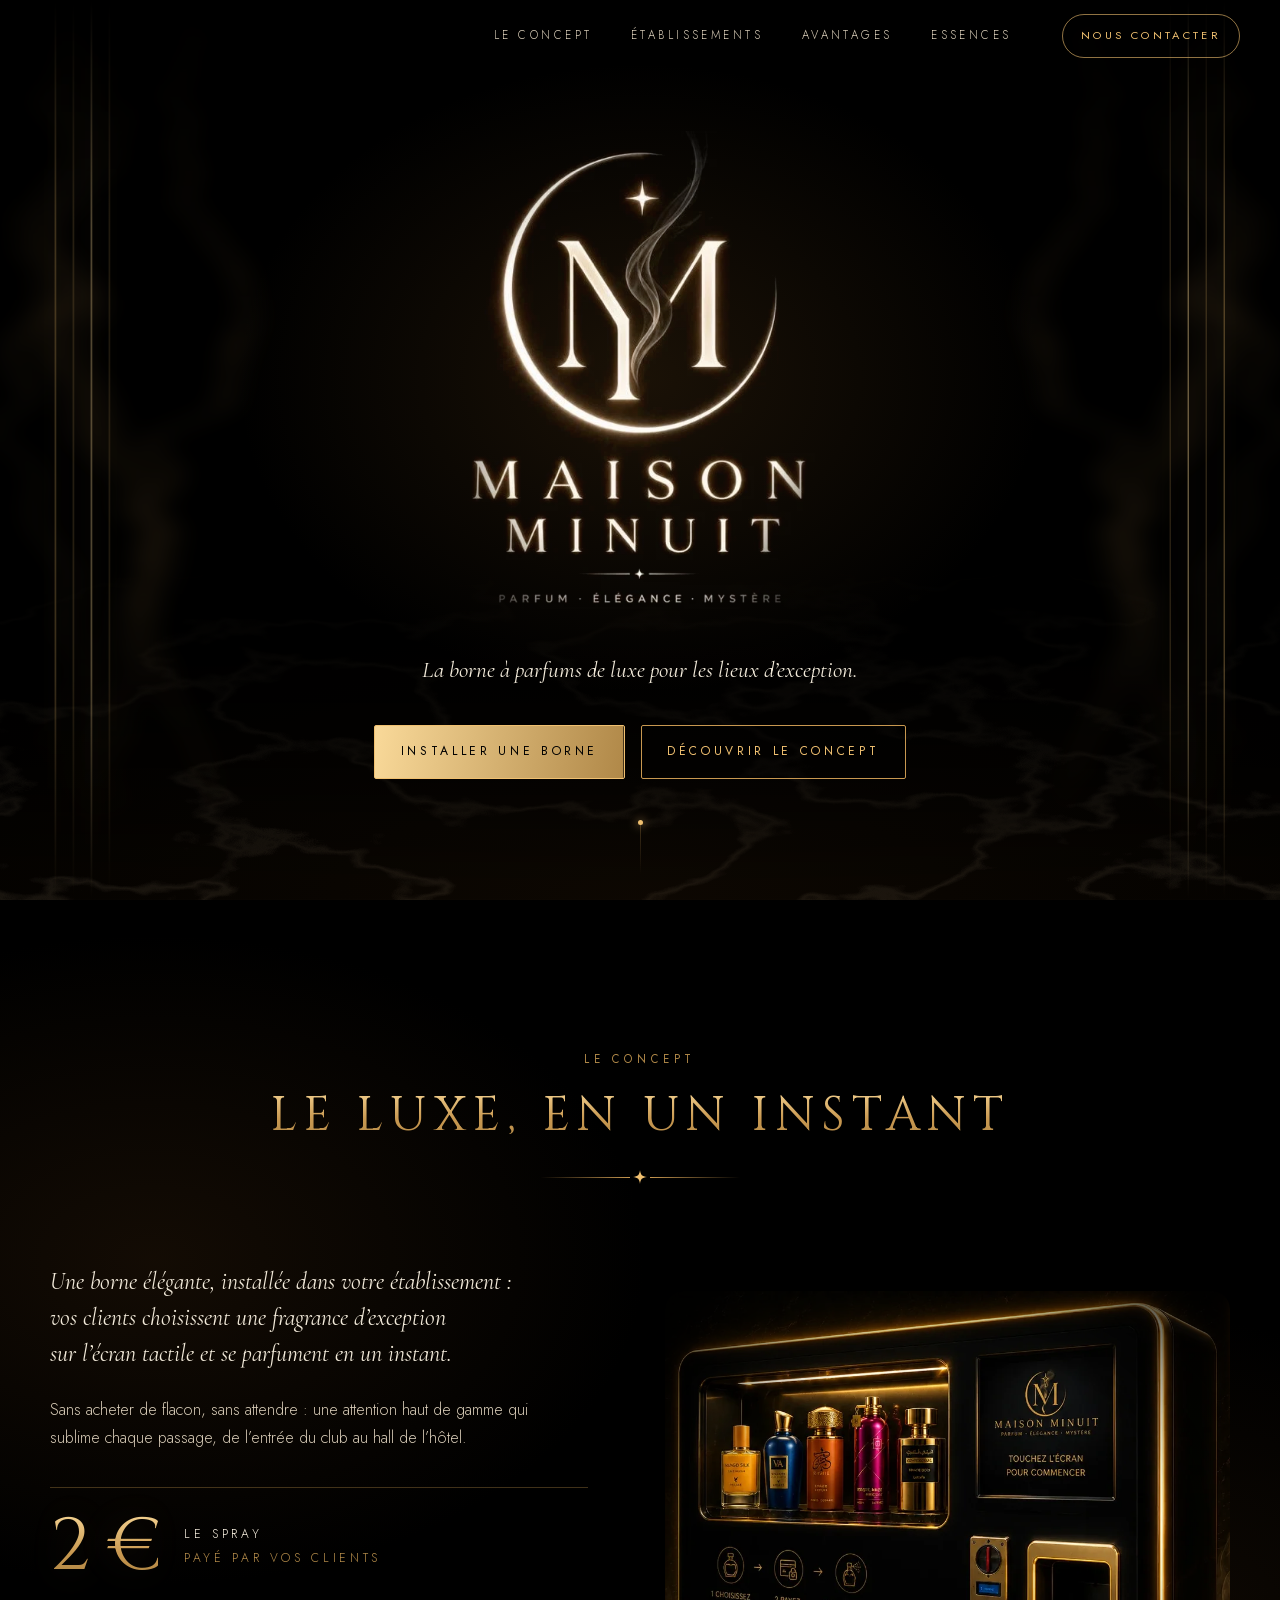
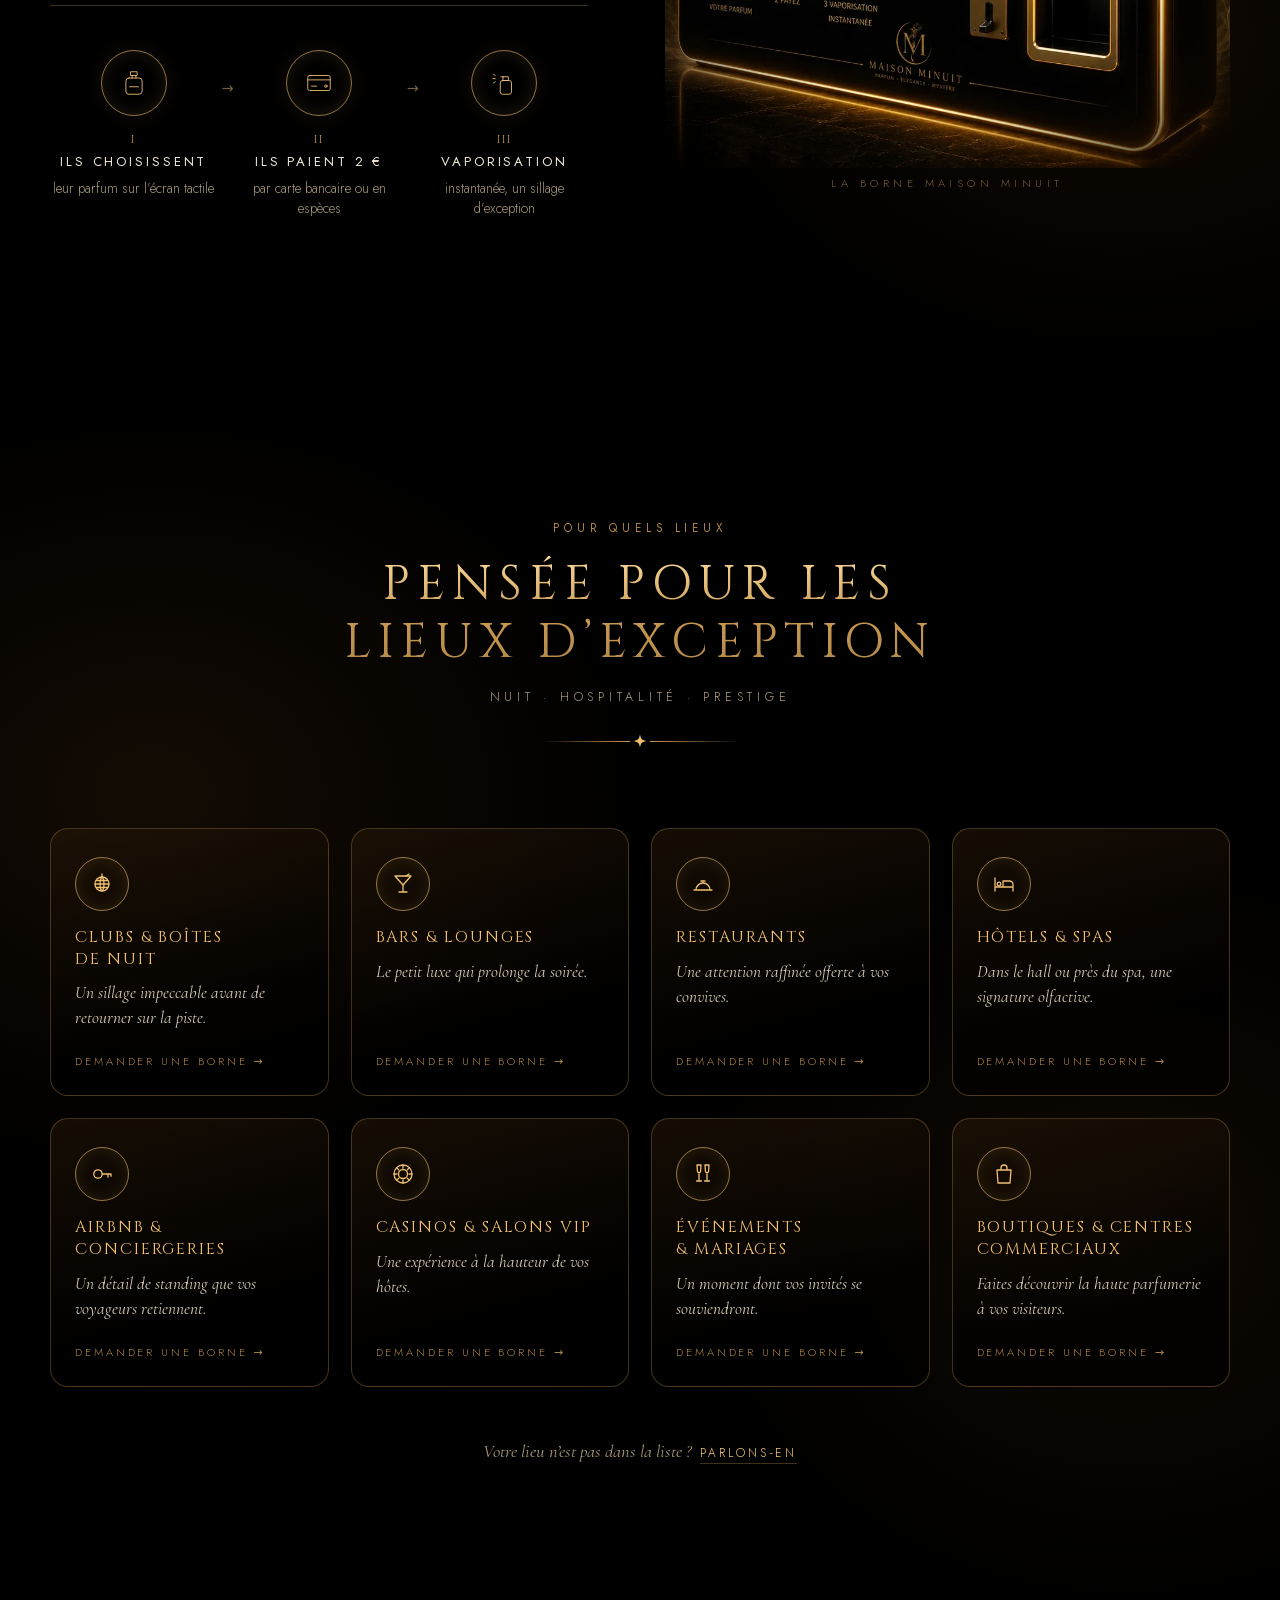
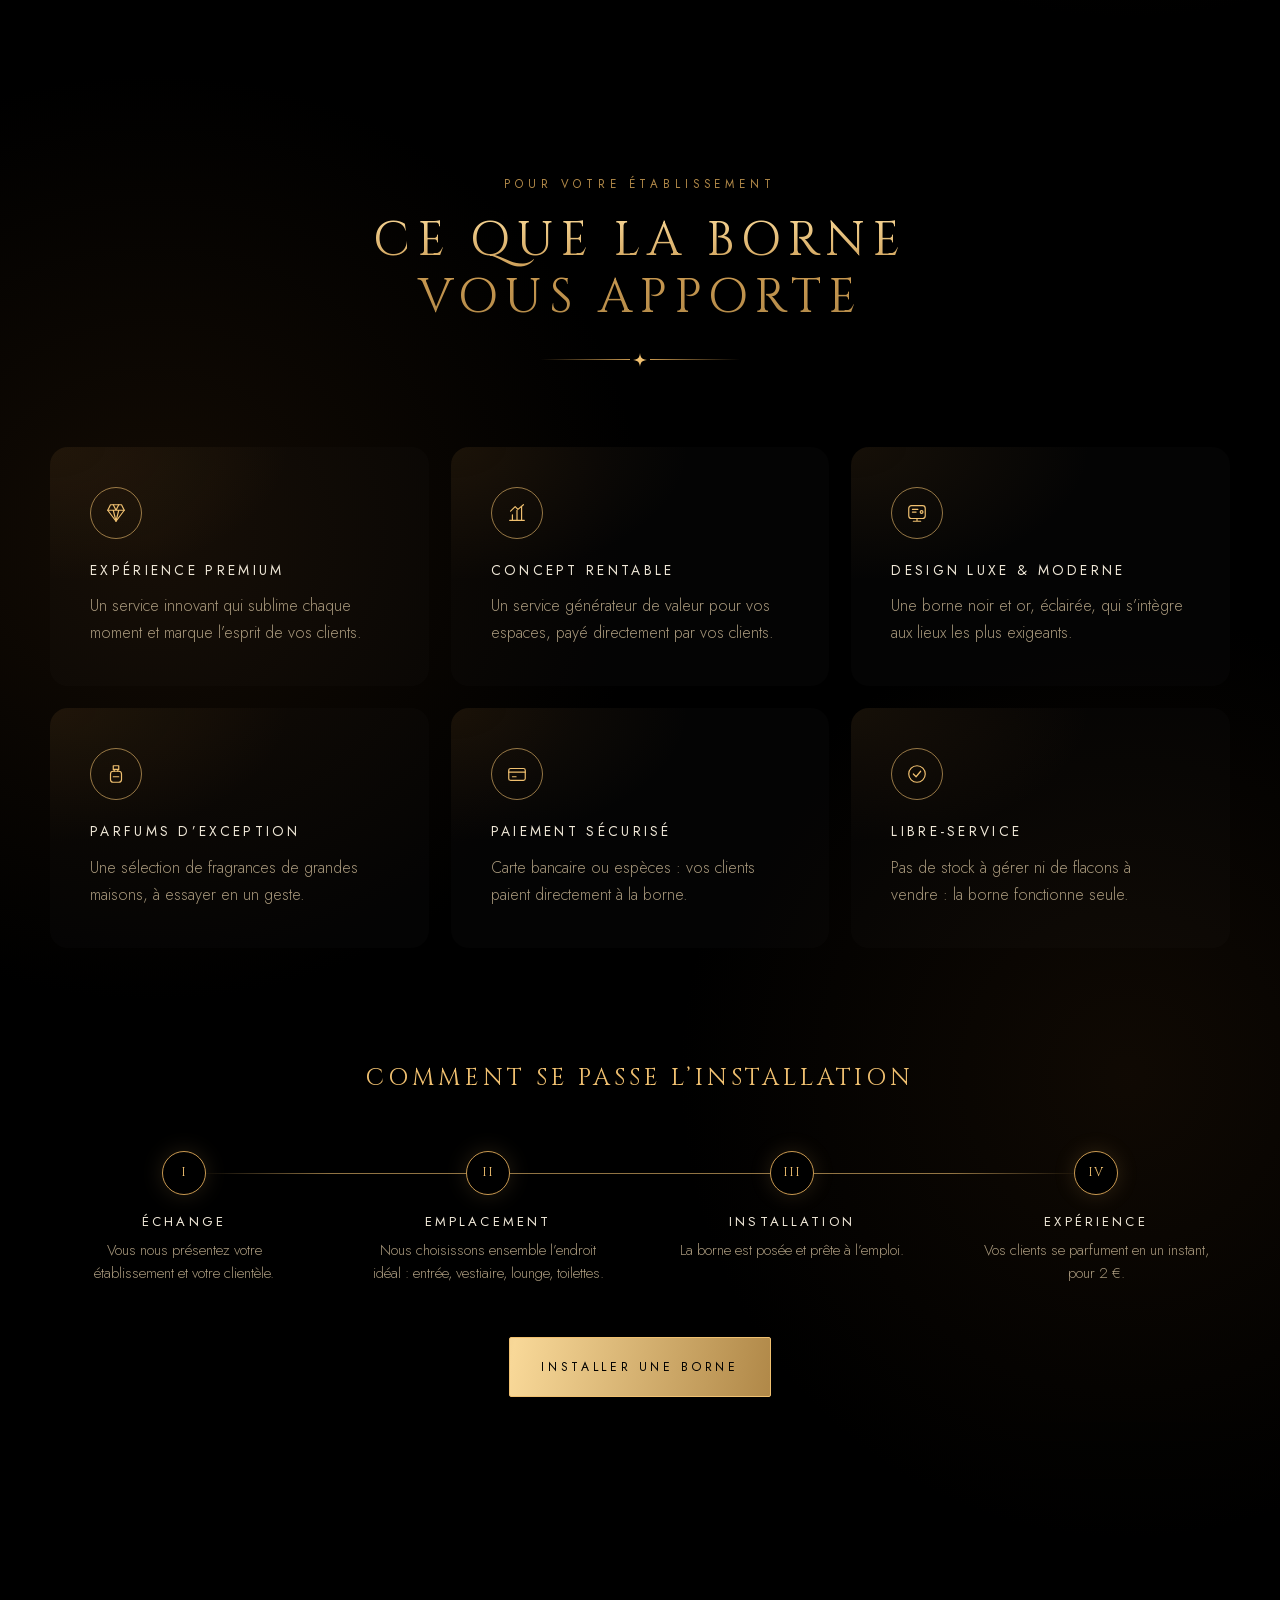
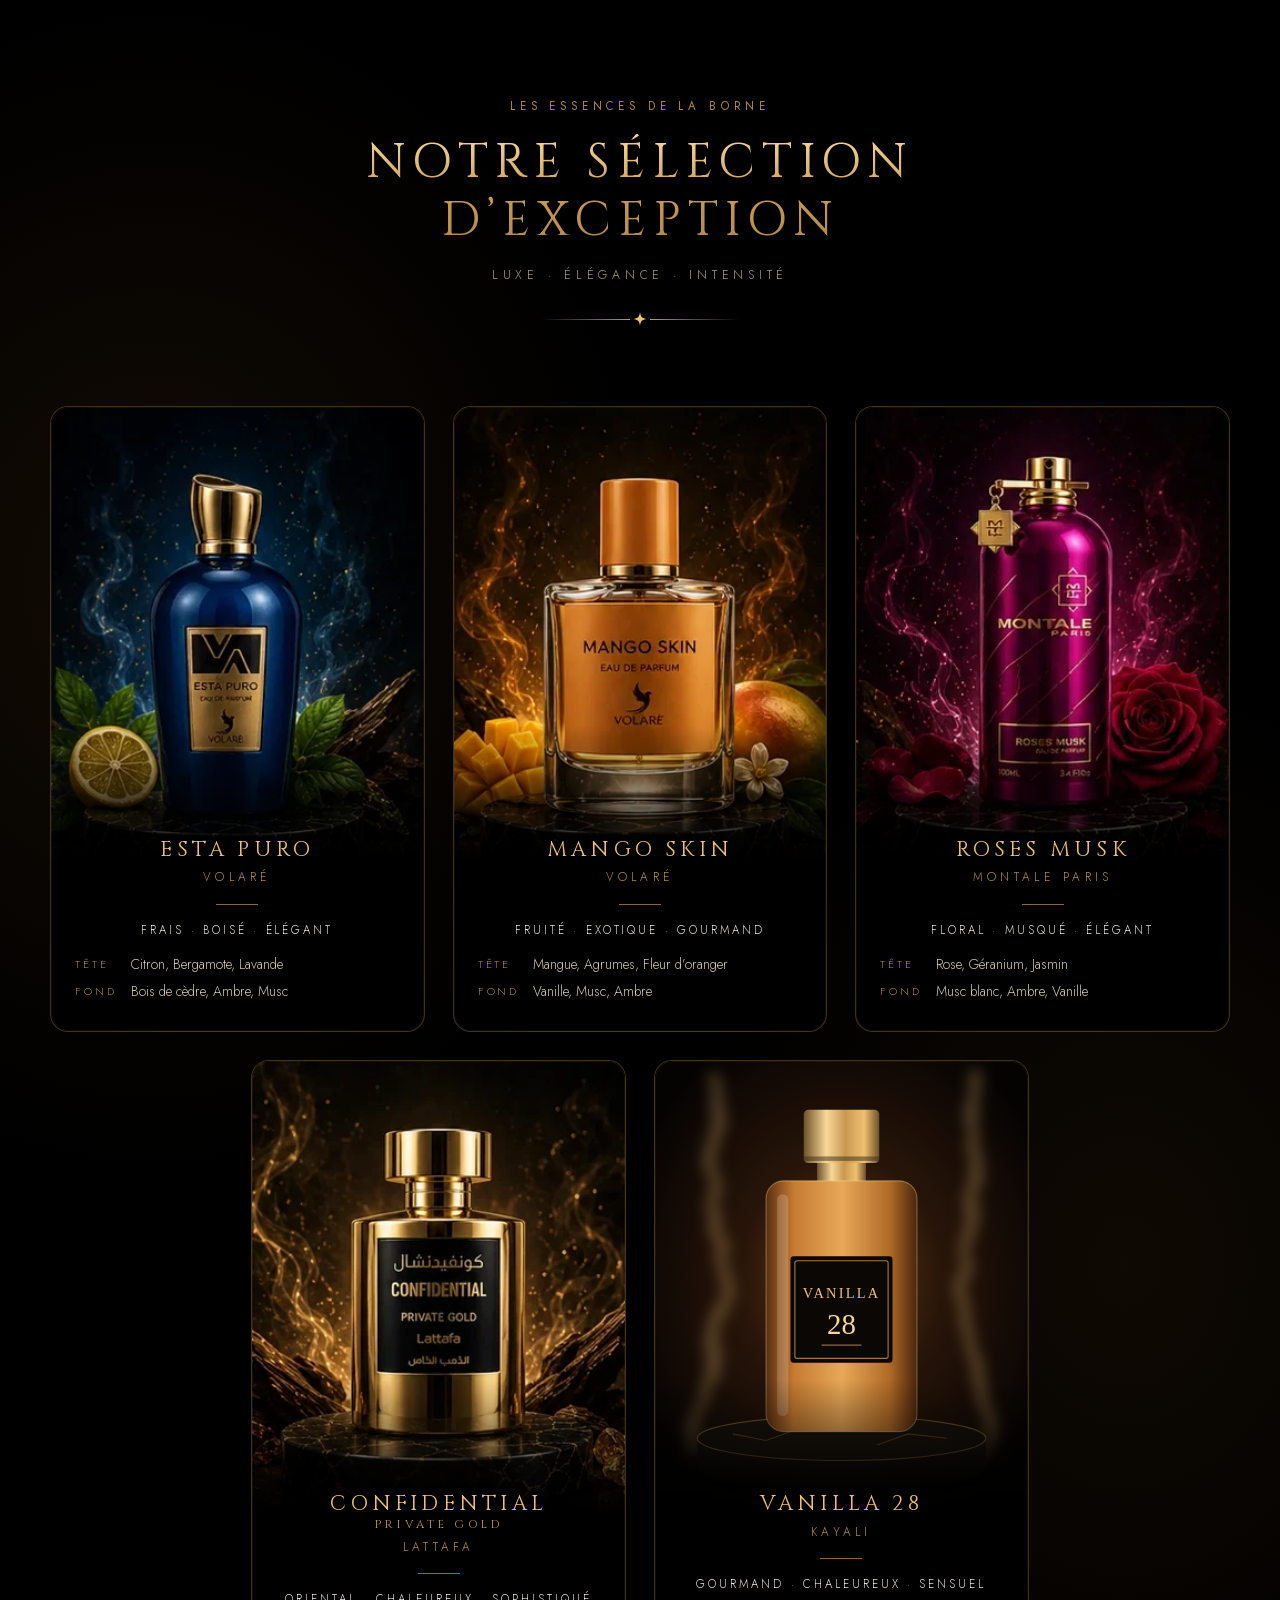
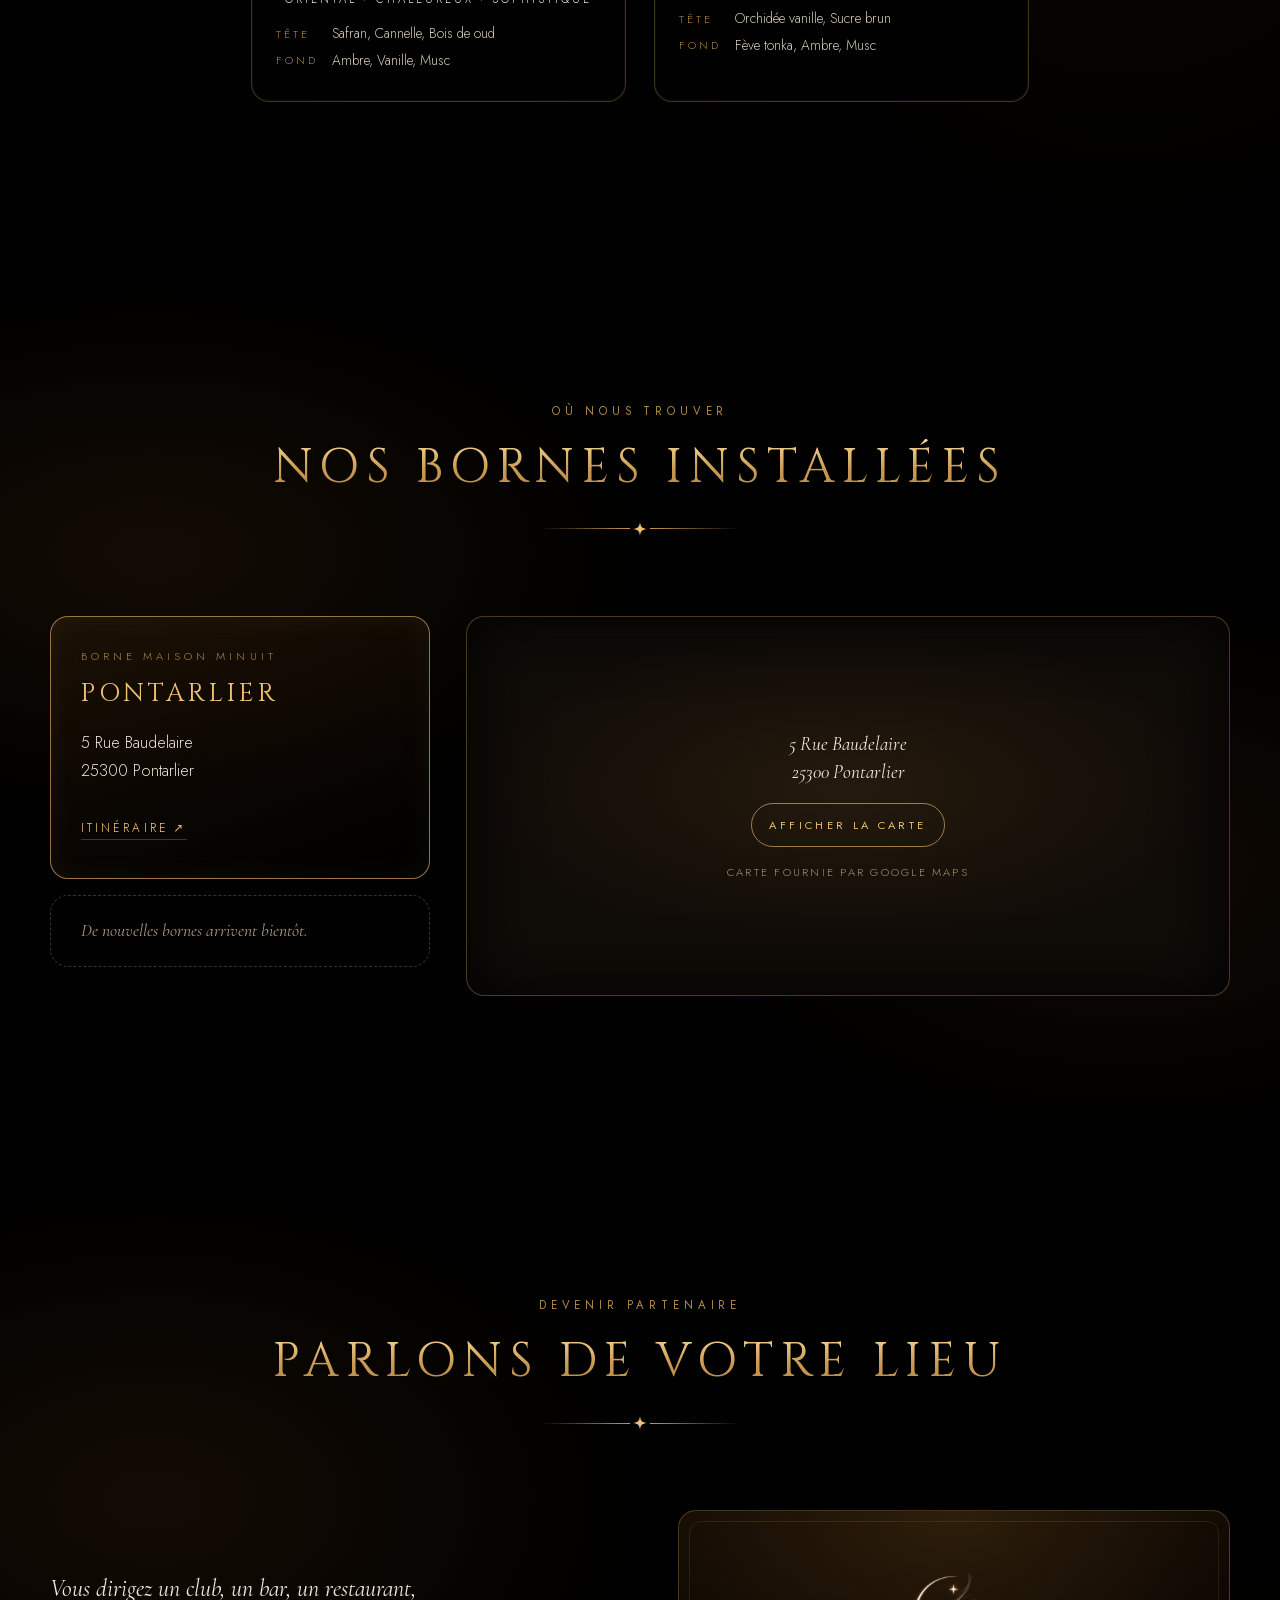
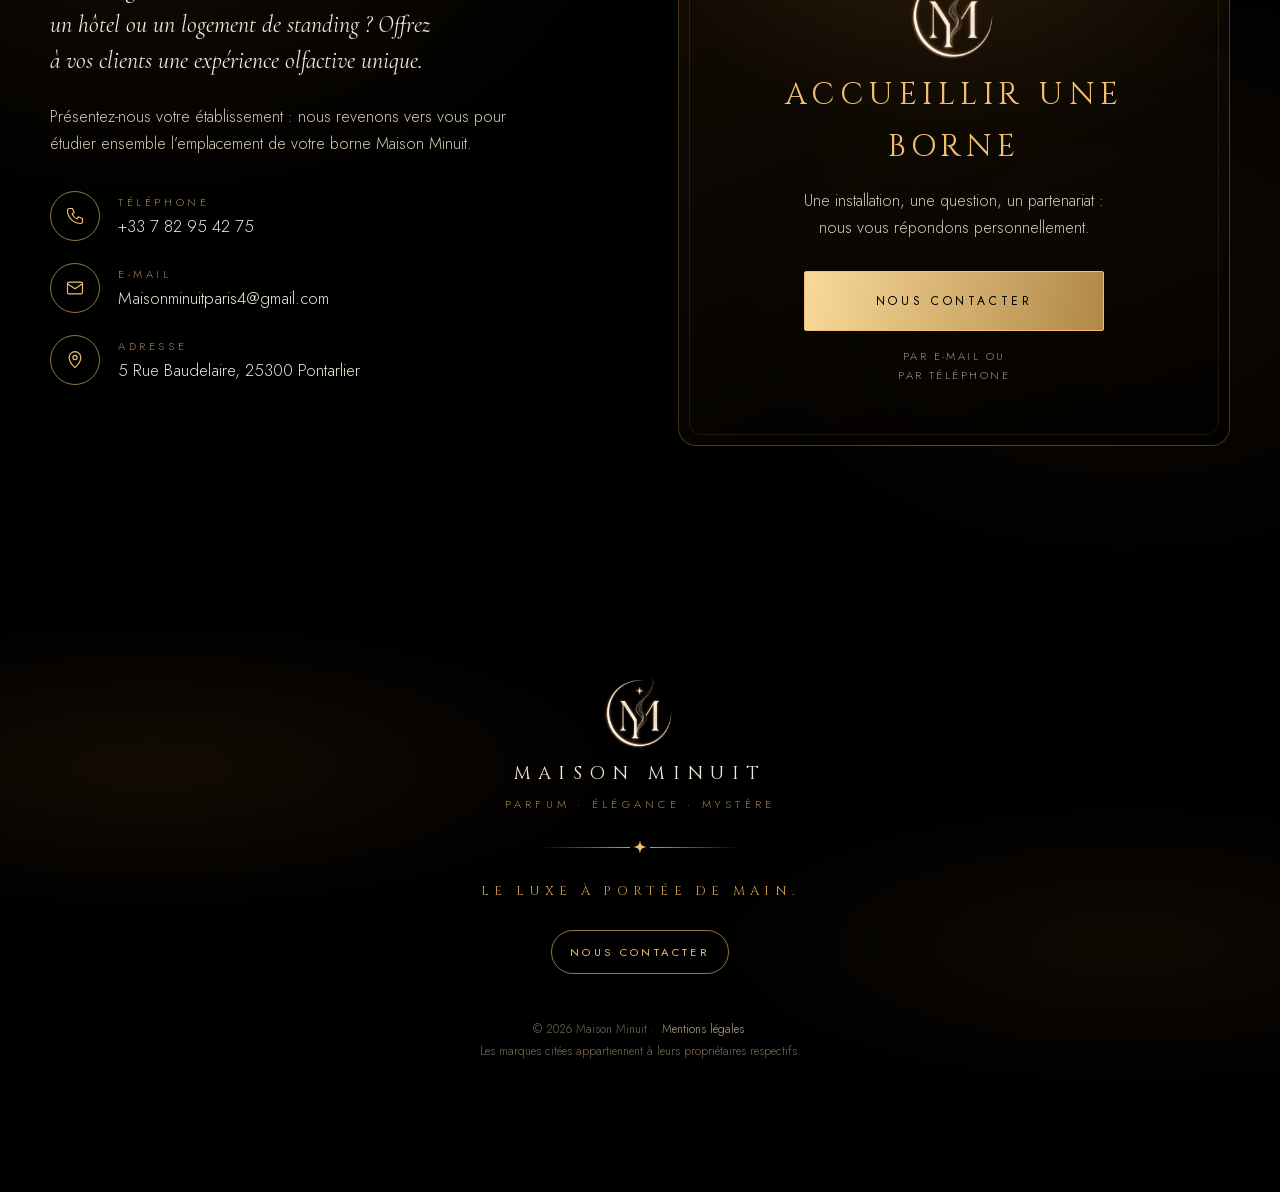
<file: index.html>
<!doctype html>
<html lang="fr">
<head>
  <meta charset="utf-8">
  <meta name="viewport" content="width=device-width, initial-scale=1">
  <title>Maison Minuit — Parfum · Élégance · Mystère</title>
  <meta name="description" content="Maison Minuit installe des bornes de parfums haut de gamme dans les clubs, bars, restaurants, hôtels et Airbnb : vos clients se parfument en un instant avec des fragrances d’exception, pour 2 € le spray.">
  <meta name="theme-color" content="#000000">
  <meta property="og:type" content="website">
  <meta property="og:locale" content="fr_FR">
  <meta property="og:title" content="Maison Minuit — Parfum · Élégance · Mystère">
  <meta property="og:description" content="La borne à parfums de luxe pour les clubs, bars, restaurants, hôtels et Airbnb.">
  <meta property="og:image" content="assets/img/gamme.webp">
  <link rel="icon" type="image/png" href="assets/img/favicon.png">

  <script>
    /* Active les animations (le contenu reste visible sans JavaScript). */
    document.documentElement.classList.add("js");
  </script>

  <link rel="preload" href="assets/fonts/cinzel-normal-latin-1.woff2" as="font" type="font/woff2" crossorigin>
  <link rel="stylesheet" href="assets/css/fonts.css">
  <link rel="stylesheet" href="assets/css/style.css">
</head>
<body>
  <!-- ============================== OUVERTURE ==============================
       Anneau d'or tracé, monogramme qui s'illumine, nom lettre à lettre,
       puis le voile se lève. Tap / clic / touche pour passer. -->
  <div class="intro" id="intro" aria-hidden="true">
    <div class="intro__stage">
      <div class="intro__mark">
        <svg class="intro__orbit" viewBox="0 0 240 240">
          <defs>
            <linearGradient id="intro-gold" x1="0" y1="0" x2="1" y2="1">
              <stop offset="0" stop-color="#f8d898"/>
              <stop offset=".5" stop-color="#c89850"/>
              <stop offset="1" stop-color="#f0c070"/>
            </linearGradient>
          </defs>
          <circle class="intro__ring" cx="120" cy="120" r="116" pathLength="1"/>
          <circle class="intro__spark" cx="120" cy="120" r="116" pathLength="1"/>
        </svg>
        <img src="assets/img/logo-monogram-lg.webp" alt="" width="200" height="200">
      </div>
      <p class="intro__name"><span style="--i:0">M</span><span style="--i:1">A</span><span style="--i:2">I</span><span style="--i:3">S</span><span style="--i:4">O</span><span style="--i:5">N</span><span class="sp"></span><span style="--i:7">M</span><span style="--i:8">I</span><span style="--i:9">N</span><span style="--i:10">U</span><span style="--i:11">I</span><span style="--i:12">T</span></p>
      <p class="intro__tag">Parfum · Élégance · Mystère</p>
      <span class="intro__line"></span>
    </div>
  </div>

  <a class="skip" href="#concept">Aller au contenu</a>

  <!-- ============================== NAV ============================== -->
  <header class="nav" id="nav">
    <a class="nav__brand" href="#top" aria-label="Maison Minuit, retour en haut">
      <img src="assets/img/logo-monogram.webp" alt="" width="40" height="40">
      <span>Maison Minuit</span>
    </a>
    <button class="nav__toggle" type="button" aria-expanded="false" aria-controls="nav-links" aria-label="Ouvrir le menu">
      <span></span><span></span>
    </button>
    <nav id="nav-links" class="nav__links" aria-label="Navigation principale">
      <a href="#concept">Le concept</a>
      <a href="#lieux">Établissements</a>
      <a href="#avantages">Avantages</a>
      <a href="#essences">Essences</a>
      <button class="btn btn--line nav__cta" type="button" data-contact>Nous contacter</button>
    </nav>
  </header>

  <main id="top">
    <!-- ============================== HERO ============================== -->
    <section class="hero" id="hero">
      <canvas class="dust" aria-hidden="true"></canvas>
      <div class="pillars" aria-hidden="true"></div>
      <div class="smoke smoke--l" aria-hidden="true"></div>
      <div class="smoke smoke--r" aria-hidden="true"></div>

      <div class="hero__inner">
        <h1 class="hero__logo">
          <img src="assets/img/logo-full.webp" width="470" height="660"
               alt="Maison Minuit — Parfum · Élégance · Mystère">
        </h1>
        <p class="hero__lead">La borne à parfums de luxe pour les lieux d’exception.</p>
        <div class="hero__cta">
          <button class="btn btn--gold" type="button" data-contact><span>Installer une borne</span></button>
          <a class="btn btn--ghost" href="#concept"><span>Découvrir le concept</span></a>
        </div>
      </div>

      <a class="hero__scroll" href="#concept" aria-label="Défiler vers le concept"><span></span></a>
    </section>

    <!-- ============================== CONCEPT ============================== -->
    <section class="section concept" id="concept">
      <header class="heading reveal">
        <p class="eyebrow">Le concept</p>
        <h2>Le luxe, en un instant</h2>
        <span class="ornament" aria-hidden="true"></span>
      </header>

      <div class="concept__grid">
        <div class="concept__text reveal">
          <p class="lead">
            Une borne élégante, installée dans votre établissement&nbsp;: vos clients
            choisissent une fragrance d’exception sur l’écran tactile et se parfument
            en un instant.
          </p>
          <p>
            Sans acheter de flacon, sans attendre&nbsp;: une attention haut de gamme
            qui sublime chaque passage, de l’entrée du club au hall de l’hôtel.
          </p>

          <div class="price" aria-label="Prix d’un spray pour vos clients">
            <span class="price__value" data-prix>2 €</span>
            <span class="price__label">le spray<br><em>payé par vos clients</em></span>
          </div>

          <ol class="steps" data-stagger>
            <li class="reveal">
              <span class="steps__icon" aria-hidden="true">
                <svg viewBox="0 0 48 48"><path d="M19 6h10v6H19zM21 12v4M27 12v4"/><rect x="11" y="16" width="26" height="26" rx="5"/><path d="M17 30h14"/></svg>
              </span>
              <span class="steps__n">I</span>
              <h3>Ils choisissent</h3>
              <p>leur parfum sur l’écran tactile</p>
            </li>
            <li class="reveal">
              <span class="steps__icon" aria-hidden="true">
                <svg viewBox="0 0 48 48"><rect x="6" y="12" width="36" height="24" rx="3"/><path d="M6 19h36M12 29h8"/><circle cx="35" cy="29" r="2"/></svg>
              </span>
              <span class="steps__n">II</span>
              <h3>Ils paient <span data-prix>2 €</span></h3>
              <p>par carte bancaire ou en espèces</p>
            </li>
            <li class="reveal">
              <span class="steps__icon" aria-hidden="true">
                <svg viewBox="0 0 48 48"><rect x="18" y="20" width="18" height="22" rx="4"/><path d="M23 14h8v6h-8zM23 14h-4M10 12l-3-2M10 17H6M10 22l-3 2"/></svg>
              </span>
              <span class="steps__n">III</span>
              <h3>Vaporisation</h3>
              <p>instantanée, un sillage d’exception</p>
            </li>
          </ol>
        </div>

        <figure class="concept__visual reveal">
          <img src="assets/img/borne.webp" width="960" height="810" loading="lazy"
               alt="La borne Maison Minuit : vitrine éclairée de cinq flacons, écran tactile et diffuseur doré.">
          <figcaption>La borne Maison Minuit</figcaption>
        </figure>
      </div>
    </section>

    <!-- ============================== LIEUX ============================== -->
    <section class="section lieux" id="lieux">
      <header class="heading reveal">
        <p class="eyebrow">Pour quels lieux</p>
        <h2>Pensée pour les lieux d’exception</h2>
        <p class="heading__sub">Nuit · Hospitalité · Prestige</p>
        <span class="ornament" aria-hidden="true"></span>
      </header>

      <!-- Cartes générées depuis assets/js/config.js (lieux) -->
      <ul class="lieux__grid" id="lieux-list" data-stagger></ul>
      <p class="lieux__more reveal">Votre lieu n’est pas dans la liste&nbsp;? <button class="link" type="button" data-contact>Parlons-en</button></p>
    </section>

    <!-- ============================== AVANTAGES ============================== -->
    <section class="section avantages" id="avantages">
      <header class="heading reveal">
        <p class="eyebrow">Pour votre établissement</p>
        <h2>Ce que la borne vous apporte</h2>
        <span class="ornament" aria-hidden="true"></span>
      </header>

      <ul class="atouts" data-stagger>
        <li class="atout reveal">
          <span class="atout__icon" aria-hidden="true"><svg viewBox="0 0 24 24"><path d="M6 3h12l3 6-9 12L3 9z"/><path d="M3 9h18M9 3l3 6 3-6M12 21 9 9M12 21l3-12"/></svg></span>
          <h3>Expérience premium</h3>
          <p>Un service innovant qui sublime chaque moment et marque l’esprit de vos clients.</p>
        </li>
        <li class="atout reveal">
          <span class="atout__icon" aria-hidden="true"><svg viewBox="0 0 24 24"><path d="M4 20h16M7 20v-6M12 20V9M17 20V5"/><path d="m5 10 5-5 3 3 6-5"/></svg></span>
          <h3>Concept rentable</h3>
          <p>Un service générateur de valeur pour vos espaces, payé directement par vos clients.</p>
        </li>
        <li class="atout reveal">
          <span class="atout__icon" aria-hidden="true"><svg viewBox="0 0 24 24"><rect x="3" y="4" width="18" height="14" rx="3"/><path d="M8 21h8M12 18v3M7 8h6M7 11h4"/><circle cx="17" cy="11" r="1.5"/></svg></span>
          <h3>Design luxe &amp; moderne</h3>
          <p>Une borne noir et or, éclairée, qui s’intègre aux lieux les plus exigeants.</p>
        </li>
        <li class="atout reveal">
          <span class="atout__icon" aria-hidden="true"><svg viewBox="0 0 24 24"><path d="M9 3h6v4H9zM10 7v2M14 7v2"/><rect x="6" y="9" width="12" height="12" rx="3"/><path d="M9 15h6"/></svg></span>
          <h3>Parfums d’exception</h3>
          <p>Une sélection de fragrances de grandes maisons, à essayer en un geste.</p>
        </li>
        <li class="atout reveal">
          <span class="atout__icon" aria-hidden="true"><svg viewBox="0 0 24 24"><rect x="3" y="6" width="18" height="13" rx="2"/><path d="M3 10h18M7 15h4"/></svg></span>
          <h3>Paiement sécurisé</h3>
          <p>Carte bancaire ou espèces&nbsp;: vos clients paient directement à la borne.</p>
        </li>
        <li class="atout reveal">
          <span class="atout__icon" aria-hidden="true"><svg viewBox="0 0 24 24"><circle cx="12" cy="12" r="9"/><path d="m8 12 3 3 5-6"/></svg></span>
          <h3>Libre-service</h3>
          <p>Pas de stock à gérer ni de flacons à vendre&nbsp;: la borne fonctionne seule.</p>
        </li>
      </ul>

      <div class="demarche reveal">
        <h3 class="demarche__title">Comment se passe l’installation</h3>
        <ol class="demarche__steps">
          <li><span class="demarche__n">I</span><h4>Échange</h4><p>Vous nous présentez votre établissement et votre clientèle.</p></li>
          <li><span class="demarche__n">II</span><h4>Emplacement</h4><p>Nous choisissons ensemble l’endroit idéal&nbsp;: entrée, vestiaire, lounge, toilettes.</p></li>
          <li><span class="demarche__n">III</span><h4>Installation</h4><p>La borne est posée et prête à l’emploi.</p></li>
          <li><span class="demarche__n">IV</span><h4>Expérience</h4><p>Vos clients se parfument en un instant, pour <span data-prix>2 €</span>.</p></li>
        </ol>
        <button class="btn btn--gold btn--lg" type="button" data-contact><span>Installer une borne</span></button>
      </div>
    </section>

    <!-- ============================== ESSENCES ============================== -->
    <section class="section essences" id="essences">
      <header class="heading reveal">
        <p class="eyebrow">Les essences de la borne</p>
        <h2>Notre sélection d’exception</h2>
        <p class="heading__sub">Luxe · Élégance · Intensité</p>
        <span class="ornament" aria-hidden="true"></span>
      </header>

      <!-- Cartes générées depuis assets/js/config.js -->
      <ul class="essences__list" id="essences-list" aria-label="Parfums disponibles" data-stagger></ul>
      <div class="essences__dots" id="essences-dots" aria-hidden="true"></div>
    </section>

    <!-- ============================== BORNES ============================== -->
    <section class="section bornes" id="bornes">
      <header class="heading reveal">
        <p class="eyebrow">Où nous trouver</p>
        <h2>Nos bornes installées</h2>
        <span class="ornament" aria-hidden="true"></span>
      </header>

      <div class="bornes__grid reveal">
        <!-- Liste générée depuis assets/js/config.js -->
        <ul class="bornes__list" id="bornes-list"></ul>
        <div class="bornes__map">
          <!-- La carte Google ne se charge qu'après un clic (aucun cookie tiers sans action) -->
          <div class="bornes__map-fallback" id="bornes-map-fallback">
            <p class="bornes__map-address" id="bornes-map-address"></p>
            <button class="btn btn--line" type="button" id="bornes-map-load">Afficher la carte</button>
            <small>Carte fournie par Google Maps</small>
          </div>
          <iframe id="bornes-map" title="Carte de la borne sélectionnée" hidden
                  referrerpolicy="no-referrer-when-downgrade"></iframe>
        </div>
      </div>
    </section>

    <!-- ============================== CONTACT ============================== -->
    <section class="section contact" id="contact">
      <header class="heading reveal">
        <p class="eyebrow">Devenir partenaire</p>
        <h2>Parlons de votre lieu</h2>
        <span class="ornament" aria-hidden="true"></span>
      </header>

      <div class="contact__grid">
        <div class="contact__intro reveal">
          <p class="lead">
            Vous dirigez un club, un bar, un restaurant, un hôtel ou un logement
            de standing&nbsp;? Offrez à vos clients une expérience olfactive unique.
          </p>
          <p>
            Présentez-nous votre établissement&nbsp;: nous revenons vers vous pour
            étudier ensemble l’emplacement de votre borne Maison Minuit.
          </p>

          <ul class="contact__list" id="contact-list">
            <!-- Rempli depuis assets/js/config.js -->
          </ul>
        </div>

        <div class="contact__card reveal">
          <img src="assets/img/logo-monogram.webp" alt="" width="88" height="88" loading="lazy">
          <h3>Accueillir une borne</h3>
          <p>
            Une installation, une question, un partenariat&nbsp;:
            nous vous répondons personnellement.
          </p>
          <button class="btn btn--gold btn--lg" type="button" data-contact><span>Nous contacter</span></button>
          <p class="contact__card-note">Par e-mail ou par téléphone</p>
        </div>
      </div>
    </section>
  </main>

  <!-- ============================== FOOTER ============================== -->
  <footer class="footer">
    <img src="assets/img/logo-monogram.webp" alt="" width="72" height="72" loading="lazy">
    <p class="footer__name">Maison Minuit</p>
    <p class="footer__tag">Parfum · Élégance · Mystère</p>
    <span class="ornament" aria-hidden="true"></span>
    <p class="footer__motto">Le luxe à portée de main.</p>
    <button class="btn btn--line" type="button" data-contact>Nous contacter</button>
    <p class="footer__legal">© <span id="year">2026</span> Maison Minuit · <a href="mentions-legales.html">Mentions légales</a><br>Les marques citées appartiennent à leurs propriétaires respectifs.</p>
  </footer>

  <!-- ============================== FENÊTRE CONTACT ============================== -->
  <dialog class="modal" id="contact-dialog" aria-labelledby="modal-title">
    <div class="modal__panel">
      <button class="modal__close" type="button" data-close aria-label="Fermer">
        <svg viewBox="0 0 24 24" aria-hidden="true"><path d="M6 6l12 12M18 6 6 18"/></svg>
      </button>

      <img class="modal__mono" src="assets/img/logo-monogram.webp" alt="" width="72" height="72">
      <h2 class="modal__title" id="modal-title">Nous contacter</h2>
      <p class="modal__lead">Quel est votre établissement&nbsp;? Votre messagerie s’ouvrira avec un e-mail prêt à envoyer.</p>

      <fieldset class="modal__topics" id="modal-topics">
        <legend class="sr-only">Type d’établissement</legend>
        <!-- Choix générés depuis assets/js/config.js (lieux) -->
      </fieldset>

      <a class="btn btn--gold btn--lg modal__mail" id="modal-mail" href="#">
        <svg viewBox="0 0 24 24" aria-hidden="true"><rect x="3" y="5" width="18" height="14" rx="2"/><path d="m3 7 9 6 9-6"/></svg>
        <span>Écrire un e-mail</span>
      </a>

      <div class="modal__or" aria-hidden="true"><span>ou</span></div>

      <div class="modal__alt">
        <a class="modal__option" id="modal-tel" href="#">
          <small>Appeler</small>
          <span id="modal-tel-label"></span>
        </a>
        <div class="modal__option modal__option--copy">
          <small>Adresse e-mail</small>
          <span class="modal__email" id="modal-email"></span>
          <button class="link modal__copy" type="button" id="modal-copy">Copier</button>
        </div>
      </div>
    </div>
  </dialog>

  <script src="assets/js/config.js"></script>
  <script src="assets/js/main.js"></script>
</body>
</html>
</file>
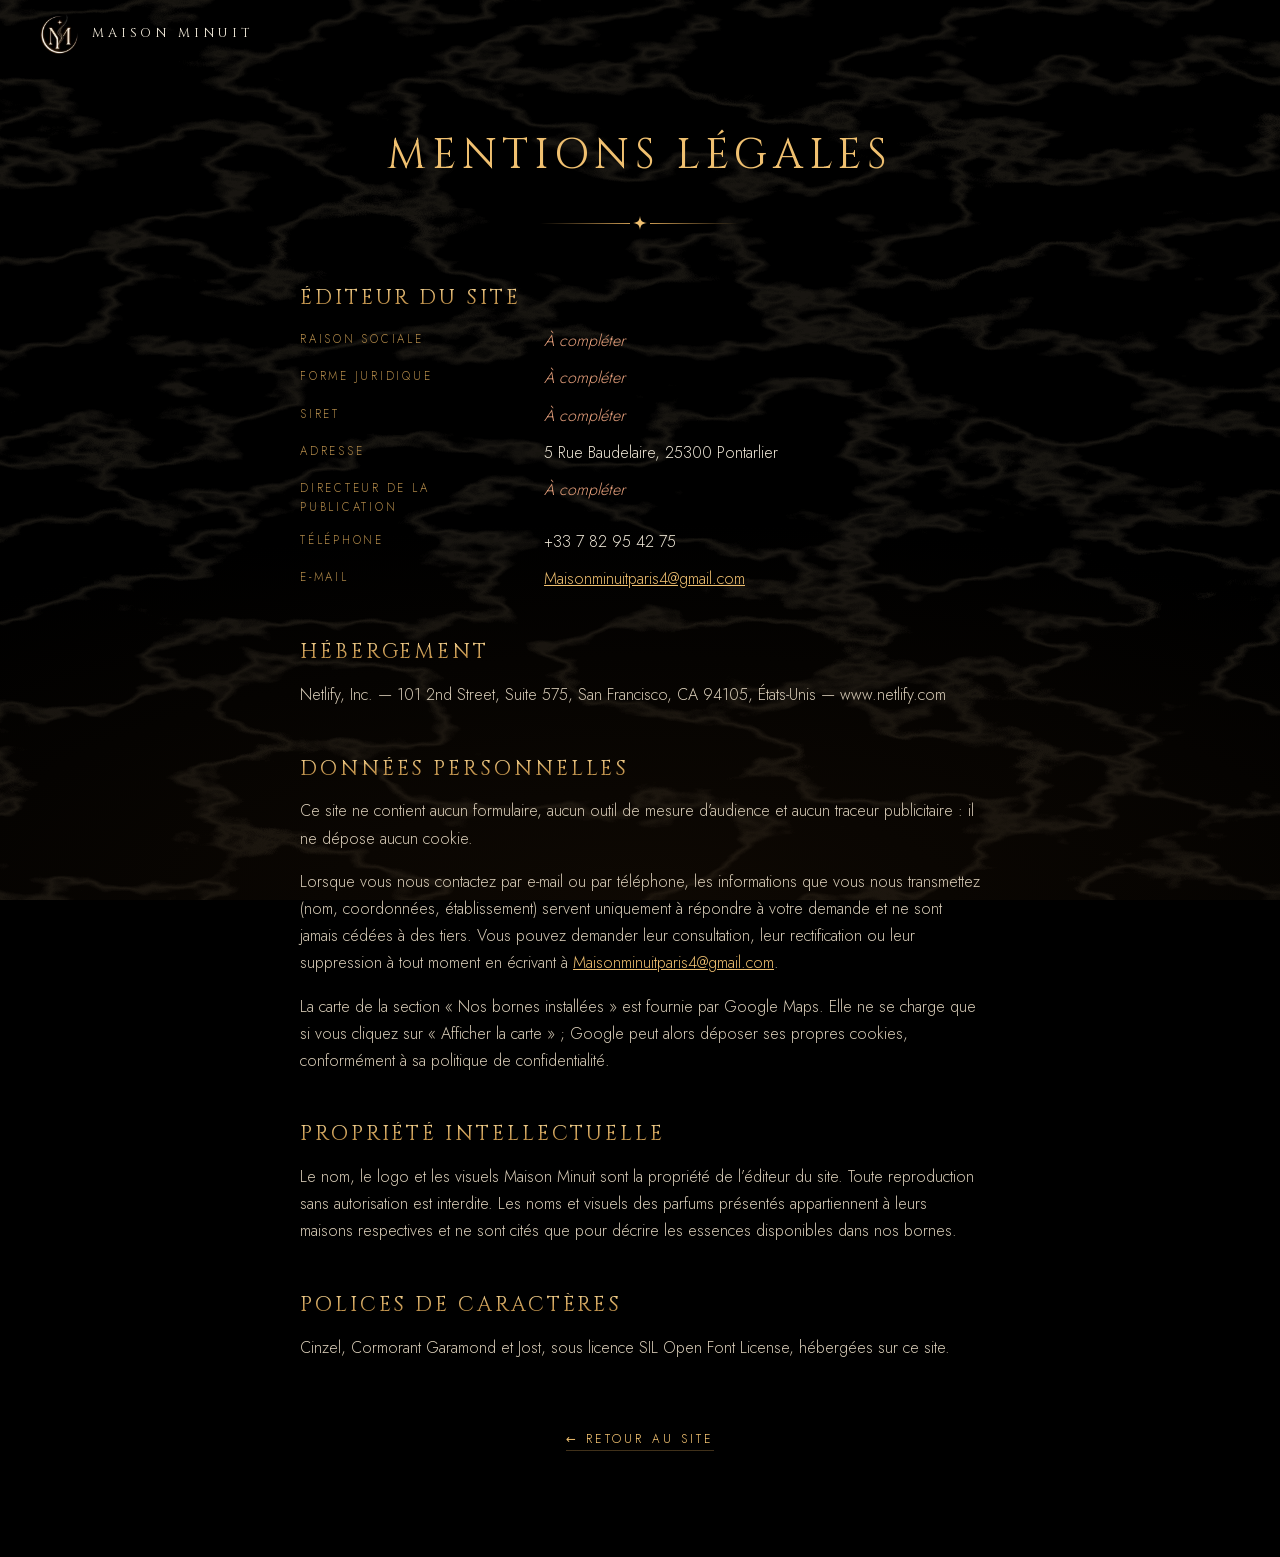
<file: mentions-legales.html>
<!doctype html>
<html lang="fr">
<head>
  <meta charset="utf-8">
  <meta name="viewport" content="width=device-width, initial-scale=1">
  <title>Mentions légales — Maison Minuit</title>
  <meta name="robots" content="noindex">
  <meta name="theme-color" content="#000000">
  <link rel="icon" type="image/png" href="assets/img/favicon.png">
  <link rel="stylesheet" href="assets/css/fonts.css">
  <link rel="stylesheet" href="assets/css/style.css">
  <style>
    .legal { max-width: 760px; margin: 0 auto; padding: 120px var(--gutter) 80px; }
    .legal__back {
      position: absolute; top: 14px; left: var(--gutter); z-index: 10;
      display: inline-flex; align-items: center; gap: 12px; text-decoration: none;
      font-family: var(--f-display); font-size: .8rem; letter-spacing: .3em; text-transform: uppercase; color: var(--champagne);
    }
    .legal__back img { width: 40px; height: 40px; border-radius: 50%; mix-blend-mode: screen; }
    .legal h1 {
      font-family: var(--f-display); font-size: clamp(1.7rem, 5vw, 2.6rem); letter-spacing: .14em; text-transform: uppercase;
      color: var(--or-vif); text-align: center; text-wrap: balance;
    }
    .legal .ornament { margin-bottom: 56px; }
    .legal h2 { --ls: .14em; font-size: clamp(1.05rem, 2.6vw, 1.3rem); margin: 48px 0 16px; }
    .legal p, .legal li { color: var(--texte); }
    .legal dl { display: grid; grid-template-columns: minmax(0, 220px) minmax(0, 1fr); gap: 10px 24px; margin: 0; }
    .legal dt { font-size: .72rem; letter-spacing: .24em; text-transform: uppercase; color: var(--or-antique); padding-top: .25em; }
    .legal dd { margin: 0; color: var(--champagne); overflow-wrap: anywhere; }
    .legal a { color: var(--or-vif); }
    .todo { color: #e7a07c; font-style: italic; }
    @media (max-width: 560px) { .legal dl { grid-template-columns: 1fr; gap: 2px; } .legal dd { margin-bottom: 12px; } }
  </style>
</head>
<body>
  <a class="legal__back" href="./"><img src="assets/img/logo-monogram.webp" alt="" width="40" height="40"><span>Maison Minuit</span></a>

  <main class="legal">
    <h1>Mentions légales</h1>
    <span class="ornament" aria-hidden="true"></span>

    <h2>Éditeur du site</h2>
    <dl id="editeur"></dl>

    <h2>Hébergement</h2>
    <p id="hebergeur"></p>

    <h2>Données personnelles</h2>
    <p>
      Ce site ne contient aucun formulaire, aucun outil de mesure d’audience et aucun traceur publicitaire&nbsp;:
      il ne dépose aucun cookie.
    </p>
    <p>
      Lorsque vous nous contactez par e-mail ou par téléphone, les informations que vous nous transmettez
      (nom, coordonnées, établissement) servent uniquement à répondre à votre demande et ne sont jamais cédées
      à des tiers. Vous pouvez demander leur consultation, leur rectification ou leur suppression à tout moment
      en écrivant à <a id="mail-rgpd" href="#"></a>.
    </p>
    <p>
      La carte de la section « Nos bornes installées » est fournie par Google Maps. Elle ne se charge que
      si vous cliquez sur « Afficher la carte »&nbsp;; Google peut alors déposer ses propres cookies, conformément
      à sa politique de confidentialité.
    </p>

    <h2>Propriété intellectuelle</h2>
    <p>
      Le nom, le logo et les visuels Maison Minuit sont la propriété de l’éditeur du site. Toute reproduction
      sans autorisation est interdite. Les noms et visuels des parfums présentés appartiennent à leurs maisons
      respectives et ne sont cités que pour décrire les essences disponibles dans nos bornes.
    </p>

    <h2>Polices de caractères</h2>
    <p>Cinzel, Cormorant Garamond et Jost, sous licence SIL Open Font License, hébergées sur ce site.</p>

    <p style="margin-top:56px;text-align:center"><a class="link" href="./">← Retour au site</a></p>
  </main>

  <script src="assets/js/config.js"></script>
  <script>
    (function () {
      var C = window.MAISON_MINUIT || {}, L = C.legal || {}, ct = C.contact || {};
      function esc(s) { return String(s).replace(/[&<>"']/g, function (c) { return { "&": "&amp;", "<": "&lt;", ">": "&gt;", '"': "&quot;", "'": "&#39;" }[c]; }); }
      function val(v) { return v ? esc(v) : '<span class="todo">À compléter</span>'; }
      var rows = [
        ["Raison sociale", val(L.raisonSociale)],
        ["Forme juridique", val(L.formeJuridique)],
        ["SIRET", val(L.siret)]
      ];
      if (L.rcs) rows.push(["RCS", esc(L.rcs)]);
      if (L.tva) rows.push(["TVA intracommunautaire", esc(L.tva)]);
      rows.push(["Adresse", val(L.adresse || ct.adresse)]);
      rows.push(["Directeur de la publication", val(L.directeurPublication)]);
      if (ct.telephone) rows.push(["Téléphone", esc(ct.telephone)]);
      if (ct.email) rows.push(["E-mail", '<a href="mailto:' + esc(ct.email) + '">' + esc(ct.email) + "</a>"]);
      document.getElementById("editeur").innerHTML = rows.map(function (r) { return "<dt>" + r[0] + "</dt><dd>" + r[1] + "</dd>"; }).join("");
      document.getElementById("hebergeur").innerHTML = val(L.hebergeur);
      var m = document.getElementById("mail-rgpd");
      m.textContent = ct.email || ""; m.href = "mailto:" + (ct.email || "");
    })();
  </script>
</body>
</html>
</file>
<file: assets/css/fonts.css>
/* Polices hébergées sur le site (aucun appel à Google : conforme RGPD).
   Cinzel, Cormorant Garamond, Jost — licence SIL Open Font License. */

/* latin-ext */
@font-face {
  font-family: 'Cinzel';
  font-style: normal;
  font-weight: 400;
  font-display: swap;
  src: url(../fonts/cinzel-normal-latin-ext-0.woff2) format('woff2');
  unicode-range: U+0100-02BA, U+02BD-02C5, U+02C7-02CC, U+02CE-02D7, U+02DD-02FF, U+0304, U+0308, U+0329, U+1D00-1DBF, U+1E00-1E9F, U+1EF2-1EFF, U+2020, U+20A0-20AB, U+20AD-20C4, U+2113, U+2C60-2C7F, U+A720-A7FF;
}

/* latin */
@font-face {
  font-family: 'Cinzel';
  font-style: normal;
  font-weight: 400;
  font-display: swap;
  src: url(../fonts/cinzel-normal-latin-1.woff2) format('woff2');
  unicode-range: U+0000-00FF, U+0131, U+0152-0153, U+02BB-02BC, U+02C6, U+02DA, U+02DC, U+0304, U+0308, U+0329, U+2000-206F, U+20AC, U+2122, U+2191, U+2193, U+2212, U+2215, U+FEFF, U+FFFD;
}

/* latin-ext */
@font-face {
  font-family: 'Cinzel';
  font-style: normal;
  font-weight: 500;
  font-display: swap;
  src: url(../fonts/cinzel-normal-latin-ext-0.woff2) format('woff2');
  unicode-range: U+0100-02BA, U+02BD-02C5, U+02C7-02CC, U+02CE-02D7, U+02DD-02FF, U+0304, U+0308, U+0329, U+1D00-1DBF, U+1E00-1E9F, U+1EF2-1EFF, U+2020, U+20A0-20AB, U+20AD-20C4, U+2113, U+2C60-2C7F, U+A720-A7FF;
}

/* latin */
@font-face {
  font-family: 'Cinzel';
  font-style: normal;
  font-weight: 500;
  font-display: swap;
  src: url(../fonts/cinzel-normal-latin-1.woff2) format('woff2');
  unicode-range: U+0000-00FF, U+0131, U+0152-0153, U+02BB-02BC, U+02C6, U+02DA, U+02DC, U+0304, U+0308, U+0329, U+2000-206F, U+20AC, U+2122, U+2191, U+2193, U+2212, U+2215, U+FEFF, U+FFFD;
}

/* latin-ext */
@font-face {
  font-family: 'Cinzel';
  font-style: normal;
  font-weight: 600;
  font-display: swap;
  src: url(../fonts/cinzel-normal-latin-ext-0.woff2) format('woff2');
  unicode-range: U+0100-02BA, U+02BD-02C5, U+02C7-02CC, U+02CE-02D7, U+02DD-02FF, U+0304, U+0308, U+0329, U+1D00-1DBF, U+1E00-1E9F, U+1EF2-1EFF, U+2020, U+20A0-20AB, U+20AD-20C4, U+2113, U+2C60-2C7F, U+A720-A7FF;
}

/* latin */
@font-face {
  font-family: 'Cinzel';
  font-style: normal;
  font-weight: 600;
  font-display: swap;
  src: url(../fonts/cinzel-normal-latin-1.woff2) format('woff2');
  unicode-range: U+0000-00FF, U+0131, U+0152-0153, U+02BB-02BC, U+02C6, U+02DA, U+02DC, U+0304, U+0308, U+0329, U+2000-206F, U+20AC, U+2122, U+2191, U+2193, U+2212, U+2215, U+FEFF, U+FFFD;
}

/* latin-ext */
@font-face {
  font-family: 'Cormorant Garamond';
  font-style: italic;
  font-weight: 400;
  font-display: swap;
  src: url(../fonts/cormorant-garamond-italic-latin-ext-2.woff2) format('woff2');
  unicode-range: U+0100-02BA, U+02BD-02C5, U+02C7-02CC, U+02CE-02D7, U+02DD-02FF, U+0304, U+0308, U+0329, U+1D00-1DBF, U+1E00-1E9F, U+1EF2-1EFF, U+2020, U+20A0-20AB, U+20AD-20C4, U+2113, U+2C60-2C7F, U+A720-A7FF;
}

/* latin */
@font-face {
  font-family: 'Cormorant Garamond';
  font-style: italic;
  font-weight: 400;
  font-display: swap;
  src: url(../fonts/cormorant-garamond-italic-latin-3.woff2) format('woff2');
  unicode-range: U+0000-00FF, U+0131, U+0152-0153, U+02BB-02BC, U+02C6, U+02DA, U+02DC, U+0304, U+0308, U+0329, U+2000-206F, U+20AC, U+2122, U+2191, U+2193, U+2212, U+2215, U+FEFF, U+FFFD;
}

/* latin-ext */
@font-face {
  font-family: 'Cormorant Garamond';
  font-style: italic;
  font-weight: 500;
  font-display: swap;
  src: url(../fonts/cormorant-garamond-italic-latin-ext-2.woff2) format('woff2');
  unicode-range: U+0100-02BA, U+02BD-02C5, U+02C7-02CC, U+02CE-02D7, U+02DD-02FF, U+0304, U+0308, U+0329, U+1D00-1DBF, U+1E00-1E9F, U+1EF2-1EFF, U+2020, U+20A0-20AB, U+20AD-20C4, U+2113, U+2C60-2C7F, U+A720-A7FF;
}

/* latin */
@font-face {
  font-family: 'Cormorant Garamond';
  font-style: italic;
  font-weight: 500;
  font-display: swap;
  src: url(../fonts/cormorant-garamond-italic-latin-3.woff2) format('woff2');
  unicode-range: U+0000-00FF, U+0131, U+0152-0153, U+02BB-02BC, U+02C6, U+02DA, U+02DC, U+0304, U+0308, U+0329, U+2000-206F, U+20AC, U+2122, U+2191, U+2193, U+2212, U+2215, U+FEFF, U+FFFD;
}

/* latin-ext */
@font-face {
  font-family: 'Cormorant Garamond';
  font-style: normal;
  font-weight: 400;
  font-display: swap;
  src: url(../fonts/cormorant-garamond-normal-latin-ext-4.woff2) format('woff2');
  unicode-range: U+0100-02BA, U+02BD-02C5, U+02C7-02CC, U+02CE-02D7, U+02DD-02FF, U+0304, U+0308, U+0329, U+1D00-1DBF, U+1E00-1E9F, U+1EF2-1EFF, U+2020, U+20A0-20AB, U+20AD-20C4, U+2113, U+2C60-2C7F, U+A720-A7FF;
}

/* latin */
@font-face {
  font-family: 'Cormorant Garamond';
  font-style: normal;
  font-weight: 400;
  font-display: swap;
  src: url(../fonts/cormorant-garamond-normal-latin-5.woff2) format('woff2');
  unicode-range: U+0000-00FF, U+0131, U+0152-0153, U+02BB-02BC, U+02C6, U+02DA, U+02DC, U+0304, U+0308, U+0329, U+2000-206F, U+20AC, U+2122, U+2191, U+2193, U+2212, U+2215, U+FEFF, U+FFFD;
}

/* latin-ext */
@font-face {
  font-family: 'Cormorant Garamond';
  font-style: normal;
  font-weight: 500;
  font-display: swap;
  src: url(../fonts/cormorant-garamond-normal-latin-ext-4.woff2) format('woff2');
  unicode-range: U+0100-02BA, U+02BD-02C5, U+02C7-02CC, U+02CE-02D7, U+02DD-02FF, U+0304, U+0308, U+0329, U+1D00-1DBF, U+1E00-1E9F, U+1EF2-1EFF, U+2020, U+20A0-20AB, U+20AD-20C4, U+2113, U+2C60-2C7F, U+A720-A7FF;
}

/* latin */
@font-face {
  font-family: 'Cormorant Garamond';
  font-style: normal;
  font-weight: 500;
  font-display: swap;
  src: url(../fonts/cormorant-garamond-normal-latin-5.woff2) format('woff2');
  unicode-range: U+0000-00FF, U+0131, U+0152-0153, U+02BB-02BC, U+02C6, U+02DA, U+02DC, U+0304, U+0308, U+0329, U+2000-206F, U+20AC, U+2122, U+2191, U+2193, U+2212, U+2215, U+FEFF, U+FFFD;
}

/* latin-ext */
@font-face {
  font-family: 'Jost';
  font-style: normal;
  font-weight: 300;
  font-display: swap;
  src: url(../fonts/jost-normal-latin-ext-6.woff2) format('woff2');
  unicode-range: U+0100-02BA, U+02BD-02C5, U+02C7-02CC, U+02CE-02D7, U+02DD-02FF, U+0304, U+0308, U+0329, U+1D00-1DBF, U+1E00-1E9F, U+1EF2-1EFF, U+2020, U+20A0-20AB, U+20AD-20C4, U+2113, U+2C60-2C7F, U+A720-A7FF;
}

/* latin */
@font-face {
  font-family: 'Jost';
  font-style: normal;
  font-weight: 300;
  font-display: swap;
  src: url(../fonts/jost-normal-latin-7.woff2) format('woff2');
  unicode-range: U+0000-00FF, U+0131, U+0152-0153, U+02BB-02BC, U+02C6, U+02DA, U+02DC, U+0304, U+0308, U+0329, U+2000-206F, U+20AC, U+2122, U+2191, U+2193, U+2212, U+2215, U+FEFF, U+FFFD;
}

/* latin-ext */
@font-face {
  font-family: 'Jost';
  font-style: normal;
  font-weight: 400;
  font-display: swap;
  src: url(../fonts/jost-normal-latin-ext-6.woff2) format('woff2');
  unicode-range: U+0100-02BA, U+02BD-02C5, U+02C7-02CC, U+02CE-02D7, U+02DD-02FF, U+0304, U+0308, U+0329, U+1D00-1DBF, U+1E00-1E9F, U+1EF2-1EFF, U+2020, U+20A0-20AB, U+20AD-20C4, U+2113, U+2C60-2C7F, U+A720-A7FF;
}

/* latin */
@font-face {
  font-family: 'Jost';
  font-style: normal;
  font-weight: 400;
  font-display: swap;
  src: url(../fonts/jost-normal-latin-7.woff2) format('woff2');
  unicode-range: U+0000-00FF, U+0131, U+0152-0153, U+02BB-02BC, U+02C6, U+02DA, U+02DC, U+0304, U+0308, U+0329, U+2000-206F, U+20AC, U+2122, U+2191, U+2193, U+2212, U+2215, U+FEFF, U+FFFD;
}

/* latin-ext */
@font-face {
  font-family: 'Jost';
  font-style: normal;
  font-weight: 500;
  font-display: swap;
  src: url(../fonts/jost-normal-latin-ext-6.woff2) format('woff2');
  unicode-range: U+0100-02BA, U+02BD-02C5, U+02C7-02CC, U+02CE-02D7, U+02DD-02FF, U+0304, U+0308, U+0329, U+1D00-1DBF, U+1E00-1E9F, U+1EF2-1EFF, U+2020, U+20A0-20AB, U+20AD-20C4, U+2113, U+2C60-2C7F, U+A720-A7FF;
}

/* latin */
@font-face {
  font-family: 'Jost';
  font-style: normal;
  font-weight: 500;
  font-display: swap;
  src: url(../fonts/jost-normal-latin-7.woff2) format('woff2');
  unicode-range: U+0000-00FF, U+0131, U+0152-0153, U+02BB-02BC, U+02C6, U+02DA, U+02DC, U+0304, U+0308, U+0329, U+2000-206F, U+20AC, U+2122, U+2191, U+2193, U+2212, U+2215, U+FEFF, U+FFFD;
}
</file>
<file: assets/css/style.css>
/* =====================================================================
   MAISON MINUIT — Charte extraite des visuels de référence
   ---------------------------------------------------------------------
   Couleurs relevées par échantillonnage des images fournies :
   - fonds : noir pur / noir chaud légèrement brun (marbre noir veiné d'or)
   - logo  : ivoire-champagne lumineux (#f8f0e8 → #f0e8d8) avec halo
   - or    : du clair « lumière » (#f8d898) à l'or antique des titres
             (#c89850) jusqu'au bronze sombre des textes secondaires (#786040)
   Typo : capitales romaines à fort contraste et empattements fins,
   très espacées (logo) → Cinzel ; texte courant sans-serif géométrique
   fin, capitales espacées (tagline, cartes) → Jost ; Cormorant Garamond
   en italique pour les textes d'accroche.
   ===================================================================== */

:root {
  /* Noirs */
  --noir: #000000;
  --noir-chaud: #080604;
  --marbre: #100c08;
  --marbre-2: #1a130b;
  --veine: #281808;

  /* Ors */
  --or-lumiere: #f8d898;
  --or-vif: #f0c070;
  --or: #c89850;
  --or-antique: #b08848;
  --or-bronze: #a88040;
  --or-sombre: #786040;
  --bronze-profond: #504030;

  /* Ivoires (logo) */
  --ivoire: #f8f0e8;
  --champagne: #f0e8d8;
  --texte: #d9cdb8;          /* texte courant, champagne atténué */
  --texte-doux: #a8987c;
  --texte-legal: #6e604c;
  --erreur: #c0604a;

  --ligne: rgba(200, 152, 80, 0.32);
  --ligne-forte: rgba(240, 192, 112, 0.6);

  --f-display: "Cinzel", "Trajan Pro", "Times New Roman", serif;
  --f-serif: "Cormorant Garamond", "Garamond", "Times New Roman", serif;
  --f-sans: "Jost", "Futura", "Century Gothic", system-ui, sans-serif;

  --wrap: 1180px;
  --gutter: clamp(16px, 4vw, 40px);
  --radius: 18px;

  /* Courbes : sortie très douce, façon « soie » */
  --ease: cubic-bezier(.2, .7, .2, 1);
  --ease-silk: cubic-bezier(.16, 1, .3, 1);
  --ease-io: cubic-bezier(.65, 0, .35, 1);

  /* Durée de l'ouverture (0 s quand elle a déjà été vue) */
  --intro: 2.85s;

  color-scheme: dark;
}
html.intro-skipped { --intro: .15s; }

/* ---------- Base ---------- */
*, *::before, *::after { box-sizing: border-box; }
html { -webkit-text-size-adjust: 100%; }
html:not(.js) { scroll-behavior: smooth; }
body {
  margin: 0;
  background: var(--noir);
  color: var(--texte);
  font-family: var(--f-sans);
  font-weight: 300;
  font-size: 1rem;
  line-height: 1.7;
  overflow-x: hidden;
  -webkit-font-smoothing: antialiased;
  -moz-osx-font-smoothing: grayscale;
}
body.is-locked { overflow: hidden; }
img, svg, iframe, canvas { display: block; max-width: 100%; }
[hidden] { display: none !important; }
a { color: inherit; }
h1, h2, h3 { margin: 0; font-weight: 400; }
p { margin: 0 0 1em; }
button { font: inherit; color: inherit; }
::selection { background: var(--or); color: var(--noir); }
:focus-visible { outline: 1px solid var(--or-vif); outline-offset: 4px; }

.sr-only {
  position: absolute; width: 1px; height: 1px; overflow: hidden;
  clip: rect(0 0 0 0); white-space: nowrap;
}
.skip {
  position: absolute; left: 16px; top: -60px; z-index: 300;
  padding: .6em 1em; background: var(--or); color: var(--noir);
  font-size: .8rem; letter-spacing: .15em; text-transform: uppercase; text-decoration: none;
}
.skip:focus { top: 16px; }

/* =====================================================================
   OUVERTURE
   0,0 s  anneau d'or qui se trace (étincelle en tête)
   0,5 s  monogramme qui sort du flou et s'illumine
   1,0 s  « MAISON MINUIT » lettre à lettre
   1,8 s  devise + filet doré
   2,75 s le voile se lève (bord fondu, sans ligne) → le site apparaît
   ===================================================================== */
.intro {
  position: fixed; inset: 0; z-index: 400;
  display: grid; place-items: center;
  padding: 24px;
  background: radial-gradient(ellipse 60% 50% at 50% 46%, #150e07 0%, #050302 55%, #000 100%);
  cursor: pointer;
  /* voile qui se lève avec un bord fondu */
  -webkit-mask-image: linear-gradient(to bottom, #000 0%, #000 40%, transparent 60%, transparent 100%);
          mask-image: linear-gradient(to bottom, #000 0%, #000 40%, transparent 60%, transparent 100%);
  -webkit-mask-size: 100% 250%; mask-size: 100% 250%;
  -webkit-mask-repeat: no-repeat; mask-repeat: no-repeat;
  -webkit-mask-position: 0 0; mask-position: 0 0;
  animation: introLift 1.15s var(--ease-io) 2.75s forwards;
}
.intro__stage {
  display: flex; flex-direction: column; align-items: center; text-align: center;
  animation: introStageOut 1.1s var(--ease-io) 2.7s forwards;
}
.intro__mark { position: relative; width: clamp(150px, 34vw, 200px); aspect-ratio: 1; }
/* anneau concentrique au cercle du logo (monogramme recadré sur ce cercle) */
.intro__orbit { position: absolute; inset: 0; width: 100%; height: 100%; overflow: visible; rotate: -90deg; }
.intro__orbit circle { fill: none; stroke-linecap: round; }
.intro__ring {
  stroke: url(#intro-gold); stroke-width: .8; opacity: .85;
  stroke-dasharray: 1; stroke-dashoffset: 1;
  filter: drop-shadow(0 0 3px rgba(240, 192, 112, .6));
  animation: introDraw 1.6s var(--ease-silk) .15s forwards;
}
.intro__spark {
  stroke: #fff4dc; stroke-width: 2.4;
  stroke-dasharray: .012 .988; stroke-dashoffset: 1.012;
  filter: drop-shadow(0 0 6px #f8d898) drop-shadow(0 0 12px rgba(240, 192, 112, .8));
  opacity: 0;
  animation: introSpark 1.6s var(--ease-silk) .15s forwards;
}
.intro__mark img {
  position: absolute; inset: 0; width: 100%; height: 100%;
  opacity: 0;
  animation: introMono 1.5s var(--ease-silk) .5s forwards;
}
.intro__name {
  margin: clamp(26px, 5vh, 40px) 0 0;
  font-family: var(--f-display); font-size: clamp(1.25rem, 5vw, 1.9rem); letter-spacing: .38em; line-height: 1;
  color: var(--champagne); white-space: nowrap;
  padding-left: .38em; /* compense l'espacement après la dernière lettre */
}
.intro__name span {
  display: inline-block; opacity: 0;
  animation: introLetter 1s var(--ease-silk) calc(1s + var(--i) * 55ms) forwards;
}
.intro__name .sp { width: .5em; }
.intro__tag {
  margin: 16px 0 0;
  font-size: clamp(.62rem, 2.2vw, .74rem); letter-spacing: .42em; text-transform: uppercase; color: var(--or-antique);
  padding-left: .42em;
  opacity: 0;
  animation: fadeUp 1.1s var(--ease-silk) 1.75s forwards;
}
.intro__line {
  display: block; width: 140px; height: 1px; margin-top: 22px;
  background: linear-gradient(90deg, transparent, var(--or-vif), transparent);
  transform: scaleX(0);
  animation: introLine 1.2s var(--ease-silk) 1.9s forwards;
}
/* passer l'ouverture (tap, clic, touche) */
.intro.is-skipping { animation: introLift .8s var(--ease-io) forwards; }
.intro.is-skipping .intro__stage { animation: introStageOut .7s var(--ease-io) forwards; }
.intro.is-done { display: none; }

@keyframes introDraw { to { stroke-dashoffset: 0; } }
@keyframes introSpark {
  0% { stroke-dashoffset: 1.012; opacity: 0; }
  8% { opacity: 1; }
  85% { opacity: 1; }
  100% { stroke-dashoffset: .012; opacity: 0; }
}
@keyframes introMono {
  0% { opacity: 0; transform: scale(.9); filter: blur(10px); }
  55% { opacity: 1; filter: blur(0) drop-shadow(0 0 28px rgba(248, 216, 152, .55)); }
  100% { opacity: 1; transform: none; filter: drop-shadow(0 0 14px rgba(248, 216, 152, .25)); }
}
@keyframes introLetter {
  from { opacity: 0; transform: translateY(10px); filter: blur(6px); }
  to { opacity: 1; transform: none; filter: blur(0); }
}
@keyframes introLine { to { transform: scaleX(1); } }
@keyframes introStageOut { to { opacity: 0; transform: translateY(-28px) scale(.98); filter: blur(4px); } }
@keyframes introLift {
  to { -webkit-mask-position: 0 100%; mask-position: 0 100%; visibility: hidden; }
}

/* =====================================================================
   FOND CONTINU — aucune ligne de démarcation entre les sections
   - un seul marbre veiné d'or, fixe derrière toute la page ;
   - les sections sont transparentes ; leurs halos débordent et se fondent
     en dégradé (masque) au lieu de s'arrêter à leur bordure.
   ===================================================================== */
body::before {
  content: ""; position: fixed; inset: 0 0 auto; z-index: -1; pointer-events: none;
  /* hauteur « grande » : le fond ne saute pas quand la barre d'adresse de Safari se replie */
  height: 100vh; height: 100lvh;
  background:
    radial-gradient(ellipse 120% 60% at 50% 100%, rgba(40, 24, 8, .35), transparent 70%),
    url("data:image/svg+xml,%3Csvg xmlns='http://www.w3.org/2000/svg' width='1600' height='1600' viewBox='0 0 1600 1600'%3E%3Cfilter id='m'%3E%3CfeTurbulence type='fractalNoise' baseFrequency='.0035 .009' numOctaves='5' seed='11' stitchTiles='stitch'/%3E%3CfeColorMatrix values='0 0 0 0 .94  0 0 0 0 .75  0 0 0 0 .44  1 0 0 0 0'/%3E%3CfeComponentTransfer%3E%3CfeFuncA type='table' tableValues='0 0 0 0 0 0 0 0 0 0 .9 0 0 0 0 0 0 0 0 0 0'/%3E%3C/feComponentTransfer%3E%3C/filter%3E%3Crect width='1600' height='1600' filter='url(%23m)' opacity='.11'/%3E%3C/svg%3E") center / cover no-repeat;
}
.section, .footer { position: relative; isolation: isolate; }
.section::before, .footer::before {
  content: ""; position: absolute; inset: -18% 0; z-index: -1; pointer-events: none;
  background:
    radial-gradient(ellipse 55% 32% at 12% 38%, rgba(60, 36, 12, .32), transparent 70%),
    radial-gradient(ellipse 50% 32% at 88% 64%, rgba(60, 36, 12, .26), transparent 70%);
  -webkit-mask-image: linear-gradient(transparent, #000 22%, #000 78%, transparent);
          mask-image: linear-gradient(transparent, #000 22%, #000 78%, transparent);
}

/* ---------- Typo commune ---------- */
.eyebrow {
  margin: 0 0 1.1rem;
  font-family: var(--f-sans);
  font-size: .72rem; font-weight: 400;
  letter-spacing: .42em; text-transform: uppercase;
  color: var(--or-antique);
}
h2 {
  --ls: .14em;
  font-family: var(--f-display);
  font-size: clamp(1.7rem, 4.2vw, 3rem);
  letter-spacing: var(--ls); line-height: 1.2;
  text-transform: uppercase; text-wrap: balance;
  color: var(--or);
  background: linear-gradient(180deg, var(--or-lumiere) 0%, var(--or) 55%, var(--or-antique) 100%);
  -webkit-background-clip: text; background-clip: text;
  -webkit-text-fill-color: transparent;
}
.lead {
  font-family: var(--f-serif);
  font-style: italic;
  font-size: clamp(1.25rem, 2.1vw, 1.5rem);
  line-height: 1.5;
  color: var(--champagne);
}

/* Filet doré avec étoile à quatre branches — motif du logo */
.ornament {
  display: block; width: 200px; height: 14px; margin: 1.6rem auto 0;
  background:
    linear-gradient(90deg, transparent, var(--or) 45%, transparent 45% 55%, var(--or) 55%, transparent) center / 100% 1px no-repeat,
    url("data:image/svg+xml,%3Csvg xmlns='http://www.w3.org/2000/svg' viewBox='0 0 14 14'%3E%3Cpath d='M7 0C7.6 5 9 6.4 14 7 9 7.6 7.6 9 7 14 6.4 9 5 7.6 0 7 5 6.4 6.4 5 7 0z' fill='%23f0c070'/%3E%3C/svg%3E") center / 14px no-repeat;
}

.section {
  padding: clamp(80px, 12vw, 150px) var(--gutter);
}
.heading {
  max-width: 760px; margin: 0 auto clamp(48px, 7vw, 80px);
  text-align: center;
}
.heading__sub {
  margin: 1rem 0 0;
  font-size: .78rem; letter-spacing: .38em; text-transform: uppercase;
  color: var(--texte-doux);
}

/* ---------- Boutons ---------- */
.btn {
  --h: 54px;
  position: relative; overflow: hidden; isolation: isolate;
  display: inline-flex; align-items: center; justify-content: center; gap: .8em;
  min-height: var(--h); padding: 0 2.1em;
  border: 1px solid var(--or); border-radius: 2px;
  font-family: var(--f-sans); font-size: .76rem; font-weight: 400;
  letter-spacing: .3em; text-transform: uppercase; text-decoration: none;
  cursor: pointer; -webkit-tap-highlight-color: transparent;
  transition: color .6s var(--ease-silk), background-color .6s var(--ease-silk), border-color .6s var(--ease-silk),
              box-shadow .8s var(--ease-silk), scale .4s var(--ease-silk);
}
.btn:active { scale: .97; }
.btn svg { width: 18px; height: 18px; fill: none; stroke: currentColor; stroke-width: 1.4; stroke-linecap: round; stroke-linejoin: round; }
.btn--lg { --h: 60px; padding: 0 2.6em; }

/* Or massif avec reflet de lumière qui balaie le bouton */
.btn--gold {
  color: var(--noir);
  background: linear-gradient(100deg, var(--or-antique), var(--or-lumiere) 50%, var(--or-antique));
  background-size: 200% 100%; background-position: 100% 0;
  border-color: var(--or-vif);
  transition: background-position 1.2s var(--ease-silk), box-shadow .8s var(--ease-silk), scale .4s var(--ease-silk);
}
.btn--gold::after {
  content: ""; position: absolute; inset: -1px; z-index: -1; pointer-events: none;
  background: linear-gradient(115deg, transparent 30%, rgba(255, 250, 235, .75) 48%, transparent 66%);
  translate: -120% 0;
  transition: translate 1.1s var(--ease-silk);
}
.btn--gold > * { position: relative; }
.btn--ghost { color: var(--or-vif); background: rgba(0, 0, 0, .35); }
.btn--line {
  --h: 44px; padding: 0 1.6em; font-size: .7rem;
  color: var(--or-vif); background: transparent; border-color: var(--ligne-forte); border-radius: 999px;
}
@media (hover: hover) {
  .btn--gold:hover { background-position: 0 0; box-shadow: 0 10px 40px -8px rgba(240, 192, 112, .45), 0 0 0 1px rgba(248, 216, 152, .4); }
  .btn--gold:hover::after { translate: 120% 0; }
  .btn--ghost:hover, .btn--line:hover {
    background: rgba(200, 152, 80, .1); border-color: var(--or-vif); color: var(--or-lumiere);
    box-shadow: 0 0 30px -6px rgba(240, 192, 112, .35), inset 0 0 18px rgba(240, 192, 112, .08);
  }
}

.link {
  appearance: none; border: 0; padding: 0; cursor: pointer;
  font: inherit; font-size: .74rem; letter-spacing: .26em; text-transform: uppercase;
  color: var(--or-vif); text-decoration: none;
  display: inline-flex; align-items: center; gap: .4em; min-height: 44px;
  background: linear-gradient(var(--or-vif), var(--or-vif)) left calc(50% + .95em) / 0% 1px no-repeat,
              linear-gradient(var(--ligne), var(--ligne)) left calc(50% + .95em) / 100% 1px no-repeat;
  transition: color .5s var(--ease-silk), background-size .7s var(--ease-silk);
}
.link:hover { color: var(--or-lumiere); background-size: 100% 1px, 100% 1px; }

/* ---------- Navigation ---------- */
.nav {
  position: fixed; inset: 0 0 auto; z-index: 50;
  display: flex; align-items: center; justify-content: space-between;
  padding: 14px var(--gutter);
  transition: padding .7s var(--ease-silk);
}
.nav::before {
  content: ""; position: absolute; inset: 0 0 -28px; z-index: -1; pointer-events: none;
  background: linear-gradient(to bottom, rgba(0, 0, 0, .86) 0%, rgba(0, 0, 0, .7) 55%, transparent 100%);
  -webkit-backdrop-filter: blur(14px); backdrop-filter: blur(14px);
  -webkit-mask-image: linear-gradient(#000 55%, transparent);
          mask-image: linear-gradient(#000 55%, transparent);
  opacity: 0; transition: opacity .8s var(--ease-silk);
}
html.js .nav { animation: fadeDown 1.2s var(--ease-silk) calc(var(--intro) + .5s) backwards; }
.nav.is-scrolled { padding-block: 10px; }
.nav.is-scrolled::before { opacity: 1; }
.nav__brand {
  position: relative; z-index: 2;
  display: flex; align-items: center; gap: 12px; text-decoration: none;
  font-family: var(--f-display); font-size: .9rem; letter-spacing: .32em; text-transform: uppercase;
  color: var(--champagne);
  opacity: 0; translate: 0 -6px;
  transition: opacity .8s var(--ease-silk), translate .8s var(--ease-silk);
}
.nav.is-scrolled .nav__brand, .nav.is-open .nav__brand { opacity: 1; translate: 0 0; }
.nav__brand span { white-space: nowrap; }
.nav__brand img { width: 40px; height: 40px; border-radius: 50%; mix-blend-mode: screen; }
.nav__links { display: flex; align-items: center; gap: clamp(18px, 3vw, 40px); }
.nav__links a {
  position: relative; text-decoration: none; padding: 12px 0; white-space: nowrap;
  font-size: .72rem; letter-spacing: .3em; text-transform: uppercase;
  color: var(--texte);
  transition: color .5s var(--ease-silk);
}
.nav__links a::after {
  content: ""; position: absolute; left: 0; right: .3em; bottom: 6px; height: 1px;
  background: var(--or); transform: scaleX(0); transform-origin: right;
  transition: transform .7s var(--ease-silk);
}
.nav__links a:hover, .nav__links a.is-active { color: var(--or-lumiere); }
.nav__links a:hover::after, .nav__links a.is-active::after { transform: scaleX(1); transform-origin: left; }
.nav__cta { margin-left: clamp(0px, 1vw, 12px); white-space: nowrap; }
.nav__toggle { display: none; }

/* Mobile et tablette : menu plein écran */
@media (max-width: 1080px) {
  .nav__brand { opacity: 1; translate: 0 0; }
  .nav__brand span { font-size: .78rem; }
  /* le flou du bandeau créerait un cadre pour le menu fixe : on le coupe à l'ouverture */
  .nav.is-open::before { opacity: 0; }
  .nav__toggle {
    position: relative; z-index: 2;
    display: grid; place-content: center; gap: 7px;
    width: 44px; height: 44px; padding: 0;
    background: none; border: 1px solid var(--ligne); border-radius: 50%; cursor: pointer;
    transition: border-color .5s, rotate .8s var(--ease-silk);
  }
  .nav__toggle span { display: block; width: 18px; height: 1px; background: var(--or-vif); transition: transform .7s var(--ease-silk); }
  .nav.is-open .nav__toggle { border-color: var(--ligne-forte); rotate: 90deg; }
  .nav.is-open .nav__toggle span:first-child { transform: translateY(4px) rotate(45deg); }
  .nav.is-open .nav__toggle span:last-child { transform: translateY(-4px) rotate(-45deg); }
  .nav__links {
    position: fixed; inset: 0; z-index: 1;
    flex-direction: column; justify-content: center; gap: 4px;
    padding: 90px var(--gutter) 40px;
    overflow-y: auto;
    background:
      radial-gradient(ellipse 70% 50% at 50% 40%, rgba(120, 80, 30, .2), transparent 70%),
      rgba(0, 0, 0, .96);
    -webkit-backdrop-filter: blur(18px); backdrop-filter: blur(18px);
    opacity: 0; visibility: hidden;
    transition: opacity .6s var(--ease-silk), visibility 0s linear .6s;
  }
  .nav.is-open .nav__links { opacity: 1; visibility: visible; transition: opacity .6s var(--ease-silk), visibility 0s; }
  .nav__links a, .nav__links .nav__cta {
    opacity: 0; translate: 0 18px;
    transition: opacity .5s var(--ease-silk), translate .5s var(--ease-silk), color .5s;
  }
  .nav__links a {
    padding: 16px 0; width: 100%; text-align: center;
    font-family: var(--f-display); font-size: 1.15rem; letter-spacing: .24em; color: var(--champagne);
  }
  .nav__links a::after { left: 50%; right: auto; width: 40px; translate: -50% 0; bottom: 8px; }
  .nav__cta { margin: 28px 0 0; --h: 52px; font-size: .74rem; padding: 0 2.2em; }
  .nav.is-open .nav__links a, .nav.is-open .nav__links .nav__cta {
    opacity: 1; translate: 0 0;
    transition: opacity 1s var(--ease-silk), translate 1s var(--ease-silk), color .5s;
  }
  .nav.is-open .nav__links > :nth-child(1) { transition-delay: .12s; }
  .nav.is-open .nav__links > :nth-child(2) { transition-delay: .2s; }
  .nav.is-open .nav__links > :nth-child(3) { transition-delay: .28s; }
  .nav.is-open .nav__links > :nth-child(4) { transition-delay: .38s; }
}

/* ---------- Hero ---------- */
.hero {
  min-height: 100vh; min-height: 100svh;
  display: grid; place-items: center;
  padding: 100px var(--gutter) 90px;
  position: relative;
  overflow: hidden;
  background:
    radial-gradient(ellipse 45% 50% at 50% 42%, rgba(120, 80, 30, .22), transparent 70%),
    linear-gradient(to bottom, var(--noir) 0%, var(--noir) 62%, rgba(0, 0, 0, .55) 84%, transparent 100%);
}
/* Poussière d'or (canvas animé par main.js) */
.dust { position: absolute; inset: 0; width: 100%; height: 100%; pointer-events: none; opacity: 0; transition: opacity 2.5s var(--ease-silk); }
.dust.is-on { opacity: 1; }

/* pas de z-index / transform / opacity ici : le logo doit se fondre (mix-blend) dans le fond du hero */
.hero__inner { position: relative; text-align: center; }
.hero__logo img {
  width: min(400px, 78vw, 40vh); height: auto; margin: 0 auto;
  width: min(400px, 78vw, 40svh);
  mix-blend-mode: screen;
  /* fond de l'image fondu dans le noir de la page */
  -webkit-mask-image: radial-gradient(ellipse 68% 66% at 50% 48%, #000 62%, transparent 100%);
          mask-image: radial-gradient(ellipse 68% 66% at 50% 48%, #000 62%, transparent 100%);
  filter: drop-shadow(0 0 40px rgba(248, 216, 152, .12));
  will-change: translate, opacity;
  animation: logoIn 2.6s var(--ease-silk) calc(var(--intro) + .05s) backwards;
}
.hero__lead {
  margin: clamp(4px, 1.6vh, 20px) 0 clamp(20px, 4vh, 34px);
  text-wrap: balance;
  font-family: var(--f-serif); font-style: italic;
  font-size: clamp(1.15rem, 2.4vw, 1.45rem);
  color: var(--champagne);
  animation: fadeUp 1.6s var(--ease-silk) calc(var(--intro) + .4s) backwards;
}
.hero__cta {
  display: flex; flex-wrap: wrap; gap: 16px; justify-content: center;
  animation: fadeUp 1.6s var(--ease-silk) calc(var(--intro) + .6s) backwards;
}
.hero__scroll {
  position: absolute; left: 50%; bottom: 26px; z-index: 2;
  width: 44px; height: 54px; translate: -50% 0;
  background: linear-gradient(var(--ligne), transparent) center / 1px 100% no-repeat;
  animation: fadeIn 1.5s var(--ease-silk) calc(var(--intro) + 1s) backwards;
}
.hero__scroll span {
  position: absolute; left: 19.5px; top: 0; width: 5px; height: 5px; border-radius: 50%;
  background: var(--or-vif); box-shadow: 0 0 10px var(--or-vif);
  animation: drip 2.8s var(--ease-io) infinite;
}

/* Colonnes de lumière dorée sur les côtés (cf. affiches) */
.pillars, .pillars::before, .pillars::after { position: absolute; top: 0; bottom: 0; pointer-events: none; }
.pillars { inset: 0; animation: fadeIn 2.4s var(--ease-silk) calc(var(--intro) + .3s) backwards; }
.pillars::before, .pillars::after {
  content: ""; width: clamp(40px, 7vw, 110px);
  background:
    linear-gradient(90deg, transparent 0 18%, rgba(240,192,112,.55) 19%, transparent 21% 38%, rgba(240,192,112,.35) 39%, transparent 41% 58%, rgba(248,216,152,.75) 59%, transparent 61% 78%, rgba(240,192,112,.3) 79%, transparent 81%);
  -webkit-mask-image: linear-gradient(transparent, #000 25%, #000 75%, transparent);
          mask-image: linear-gradient(transparent, #000 25%, #000 75%, transparent);
  filter: drop-shadow(0 0 8px rgba(240, 192, 112, .5));
  opacity: .55;
  animation: shimmer 7s ease-in-out infinite alternate;
}
.pillars::before { left: clamp(8px, 3vw, 40px); }
.pillars::after { right: clamp(8px, 3vw, 40px); transform: scaleX(-1); animation-delay: -3.5s; }

/* Volutes de fumée */
.smoke {
  position: absolute; bottom: 0;
  width: 46vw; max-width: 620px; height: 100%;
  pointer-events: none; opacity: .3;
  background:
    url("data:image/svg+xml,%3Csvg xmlns='http://www.w3.org/2000/svg' viewBox='0 0 300 600' preserveAspectRatio='none'%3E%3Cfilter id='s' x='-50%25' y='-10%25' width='200%25' height='120%25'%3E%3CfeTurbulence type='fractalNoise' baseFrequency='.006 .018' numOctaves='3' seed='3'/%3E%3CfeDisplacementMap in='SourceGraphic' scale='60'/%3E%3CfeGaussianBlur stdDeviation='7'/%3E%3C/filter%3E%3Cg filter='url(%23s)' fill='none' stroke='%23c89850' stroke-linecap='round'%3E%3Cpath d='M150 600C110 480 210 420 150 300S160 120 120 0' stroke-width='22' stroke-opacity='.22'/%3E%3Cpath d='M170 600C230 500 120 400 190 290S130 90 200 0' stroke-width='6' stroke-opacity='.45'/%3E%3Cpath d='M120 600C80 520 160 460 110 360S170 180 150 40' stroke-width='3' stroke-opacity='.5'/%3E%3C/g%3E%3C/svg%3E") center / 100% 100% no-repeat;
  -webkit-mask-image: linear-gradient(to top, transparent 6%, #000 38%, #000 62%, transparent);
          mask-image: linear-gradient(to top, transparent 6%, #000 38%, #000 62%, transparent);
  animation: drift 18s ease-in-out infinite alternate;
}
.smoke--l { left: -14vw; }
.smoke--r { right: -14vw; transform: scaleX(-1); animation-delay: -9s; animation-name: driftR; }

@keyframes logoIn {
  0% { opacity: 0; transform: scale(.94); filter: blur(10px); }
  60% { opacity: 1; filter: blur(0) drop-shadow(0 0 60px rgba(248, 216, 152, .3)); }
  100% { opacity: 1; transform: none; filter: drop-shadow(0 0 40px rgba(248, 216, 152, .12)); }
}
@keyframes fadeUp { from { opacity: 0; transform: translateY(18px); filter: blur(4px); } to { opacity: 1; transform: none; filter: blur(0); } }
@keyframes fadeDown { from { opacity: 0; transform: translateY(-12px); } to { opacity: 1; transform: none; } }
@keyframes fadeIn { from { opacity: 0; } to { opacity: 1; } }
@keyframes drip { 0% { transform: translateY(0); opacity: 0; } 20% { opacity: 1; } 100% { transform: translateY(50px); opacity: 0; } }
@keyframes drift { from { transform: translateY(0) skewX(0); opacity: .2; } to { transform: translateY(-6%) skewX(-4deg); opacity: .38; } }
@keyframes driftR { from { transform: scaleX(-1) translateY(0); opacity: .2; } to { transform: scaleX(-1) translateY(-6%) skewX(4deg); opacity: .38; } }
@keyframes shimmer { from { opacity: .4; } to { opacity: .7; } }

/* ---------- Concept ---------- */
.concept__grid {
  max-width: var(--wrap); margin: 0 auto;
  display: grid; grid-template-columns: 1fr 1.05fr; gap: clamp(40px, 6vw, 90px); align-items: center;
}
.concept__text { min-width: 0; }
.concept__text > p:not(.lead) { color: var(--texte); max-width: 52ch; }
.price {
  display: flex; align-items: center; gap: 22px;
  margin: 36px 0 44px; padding: 22px 0;
  border-block: 1px solid var(--ligne);
}
.price__value {
  font-family: var(--f-display); font-size: clamp(3.2rem, 7vw, 4.6rem); line-height: 1;
  background: linear-gradient(180deg, var(--or-lumiere), var(--or) 60%, var(--or-bronze));
  -webkit-background-clip: text; background-clip: text; -webkit-text-fill-color: transparent;
  text-shadow: 0 0 40px rgba(240, 192, 112, .15);
}
.price__label {
  font-size: .76rem; letter-spacing: .3em; text-transform: uppercase; line-height: 1.9; color: var(--champagne);
}
.price__label em { font-style: normal; color: var(--or-antique); }

.steps {
  list-style: none; margin: 0; padding: 0;
  display: grid; grid-template-columns: repeat(3, 1fr); gap: 18px;
}
.steps li { position: relative; text-align: center; }
.steps li + li::before {
  content: "→"; position: absolute; left: -14px; top: 26px;
  color: var(--or-sombre); font-size: .9rem;
}
.steps__icon {
  display: grid; place-items: center;
  width: 66px; height: 66px; margin: 0 auto 14px;
  border: 1px solid var(--ligne-forte); border-radius: 50%;
  box-shadow: inset 0 0 18px rgba(240, 192, 112, .12), 0 0 22px rgba(240, 192, 112, .08);
  transition: box-shadow .8s var(--ease-silk), border-color .8s var(--ease-silk);
}
.steps li:hover .steps__icon { border-color: var(--or-vif); box-shadow: inset 0 0 22px rgba(240, 192, 112, .2), 0 0 34px rgba(240, 192, 112, .2); }
.steps__icon svg { width: 30px; height: 30px; fill: none; stroke: var(--or-vif); stroke-width: 1.4; stroke-linecap: round; stroke-linejoin: round; }
.steps__n { display: block; font-family: var(--f-display); font-size: .72rem; letter-spacing: .2em; color: var(--or-antique); }
.steps h3 {
  margin: 2px 0 4px;
  font-family: var(--f-sans); font-weight: 400; font-size: .82rem; letter-spacing: .22em; text-transform: uppercase;
  color: var(--champagne);
}
.steps p { margin: 0; font-size: .86rem; line-height: 1.5; color: var(--texte-doux); }

.concept__visual { margin: 0; position: relative; }
.concept__visual img {
  width: 100%; height: auto; border-radius: var(--radius);
  -webkit-mask-image: radial-gradient(ellipse 72% 72% at 50% 50%, #000 52%, transparent 100%);
          mask-image: radial-gradient(ellipse 72% 72% at 50% 50%, #000 52%, transparent 100%);
}
.concept__visual figcaption {
  margin-top: 6px; text-align: center;
  font-size: .68rem; letter-spacing: .4em; text-transform: uppercase; color: var(--or-sombre);
}

@media (max-width: 900px) {
  .concept__grid { grid-template-columns: 1fr; }
  .concept__visual { order: -1; max-width: 560px; margin: 0 auto; }
  .concept__text { max-width: 620px; margin: 0 auto; }
}
@media (max-width: 520px) {
  .steps { grid-template-columns: 1fr; gap: 28px; }
  .steps li { display: grid; grid-template-columns: 66px 1fr; column-gap: 18px; text-align: left; align-items: center; }
  .steps li + li::before { content: "↓"; left: 33px; top: -24px; transform: translateX(-50%); }
  .steps__icon { grid-row: span 3; margin: 0; }
}

/* ---------- Essences ---------- */
.essences__list {
  list-style: none; margin: 0 auto; padding: 0; max-width: var(--wrap);
  display: flex; flex-wrap: wrap; justify-content: center; gap: clamp(18px, 2.4vw, 28px);
  perspective: 1200px;
}
.essence {
  --teinte: #7a5a2c;
  --mx: 50%; --my: 30%; --rx: 0deg; --ry: 0deg; --glow: 0;
  position: relative;
  flex: 0 1 calc((100% - 2 * clamp(18px, 2.4vw, 28px)) / 3);
  display: flex; flex-direction: column;
  border: 1px solid var(--ligne);
  border-radius: var(--radius);
  background:
    radial-gradient(ellipse 90% 55% at 50% 30%, color-mix(in srgb, var(--teinte) 22%, transparent), transparent 70%),
    linear-gradient(180deg, #060504, #000 70%);
  overflow: hidden;
  transform: rotateX(var(--rx)) rotateY(var(--ry));
  transform-style: preserve-3d;
  transition: border-color .8s var(--ease-silk), box-shadow .8s var(--ease-silk), transform 1s var(--ease-silk);
}
/* reflet doré qui suit le pointeur */
.essence::before {
  content: ""; position: absolute; inset: 0; z-index: 2; pointer-events: none; border-radius: inherit;
  background: radial-gradient(420px circle at var(--mx) var(--my), rgba(248, 216, 152, .14), transparent 45%);
  opacity: var(--glow);
  transition: opacity .8s var(--ease-silk);
  mix-blend-mode: screen;
}
.essence::after {
  content: ""; position: absolute; inset: 0; border-radius: inherit; pointer-events: none;
  box-shadow: inset 0 0 0 1px rgba(248, 216, 152, .05);
}
.essence.is-tilting { transition: border-color .8s var(--ease-silk), box-shadow .8s var(--ease-silk), transform .25s ease-out; }
.essence__visual { margin: 0; aspect-ratio: 336 / 410; overflow: hidden; }
.essence__visual img {
  width: 100%; height: 100%; object-fit: cover;
  -webkit-mask-image: linear-gradient(#000 70%, transparent);
          mask-image: linear-gradient(#000 70%, transparent);
  transition: scale 1.6s var(--ease-silk), translate 1.6s var(--ease-silk);
}
@media (hover: hover) {
  .essence:hover {
    --glow: 1;
    border-color: var(--ligne-forte);
    box-shadow: 0 40px 70px -34px color-mix(in srgb, var(--teinte) 70%, transparent), 0 0 50px -12px rgba(240, 192, 112, .22);
  }
  .essence:hover .essence__visual img { scale: 1.05; translate: 0 -4px; }
}
.essence__body { padding: 0 24px 30px; margin-top: -26px; position: relative; text-align: center; }
.essence h3 {
  font-family: var(--f-display); font-size: 1.32rem; letter-spacing: .2em; text-transform: uppercase;
  color: var(--or-vif); line-height: 1.3;
}
.essence h3 small { display: block; font-size: .72rem; letter-spacing: .32em; color: var(--or); }
.essence__house {
  margin: .35em 0 0; font-size: .74rem; letter-spacing: .36em; text-transform: uppercase; color: var(--or-antique);
}
.essence__rule { display: block; width: 42px; height: 1px; margin: 16px auto; background: var(--or); opacity: .7; transition: width .9s var(--ease-silk); }
.essence:hover .essence__rule { width: 72px; }
.essence__family {
  margin-bottom: 14px;
  font-size: .72rem; letter-spacing: .26em; text-transform: uppercase; color: var(--champagne);
}
.essence__family i { font-style: normal; margin: 0 .55em; color: var(--or); }
.essence__notes {
  display: grid; grid-template-columns: auto 1fr; gap: 6px 14px; margin: 0;
  text-align: left; font-size: .86rem; line-height: 1.5;
}
.essence__notes dt {
  font-size: .64rem; letter-spacing: .26em; text-transform: uppercase; color: var(--or-antique); padding-top: .2em;
}
.essence__notes dd { margin: 0; color: var(--texte); }
.essences__dots { display: none; }

@media (max-width: 1000px) {
  .essence { flex-basis: calc((100% - clamp(18px, 2.4vw, 28px)) / 2); }
}
/* Mobile : carrousel horizontal à défilement aimanté */
@media (max-width: 640px) {
  .essences { padding-inline: 0; }
  .essences .heading { padding-inline: var(--gutter); }
  .essences__list {
    flex-wrap: nowrap; justify-content: flex-start;
    overflow-x: auto; scroll-snap-type: x mandatory; overscroll-behavior-x: contain;
    padding: 4px var(--gutter) 18px; scroll-padding-inline: var(--gutter);
    scrollbar-width: none; -webkit-overflow-scrolling: touch;
  }
  .essences__list::-webkit-scrollbar { display: none; }
  .essence { flex: 0 0 min(82%, 340px); scroll-snap-align: start; }
  .essences__dots { display: flex; justify-content: center; gap: 10px; margin-top: 10px; }
  .essences__dots span {
    width: 6px; height: 6px; border-radius: 50%;
    background: var(--or-sombre); opacity: .6;
    transition: width .6s var(--ease-silk), background-color .6s, opacity .6s;
  }
  .essences__dots span.is-active { width: 26px; border-radius: 3px; background: var(--or-vif); opacity: 1; }
}

/* ---------- Bornes ---------- */
.bornes__grid {
  max-width: var(--wrap); margin: 0 auto;
  display: grid; grid-template-columns: minmax(280px, 380px) 1fr; gap: clamp(20px, 3vw, 36px);
}
.bornes__list { list-style: none; margin: 0; padding: 0; display: flex; flex-direction: column; gap: 16px; min-width: 0; }
.borne {
  padding: 30px 30px 28px;
  border: 1px solid var(--ligne); border-radius: var(--radius);
  background: linear-gradient(160deg, rgba(40, 24, 8, .55), rgba(0, 0, 0, .6));
  transition: border-color .6s var(--ease-silk), box-shadow .6s var(--ease-silk);
}
.borne.is-active { border-color: var(--ligne-forte); box-shadow: inset 0 0 30px rgba(240, 192, 112, .06); }
.borne__lieu { margin: 0 0 6px; font-size: .68rem; letter-spacing: .36em; text-transform: uppercase; color: var(--or-antique); }
.borne h3 {
  font-family: var(--f-display); font-size: 1.6rem; letter-spacing: .16em; text-transform: uppercase; color: var(--or-vif);
}
.borne address { margin: 14px 0 0; font-style: normal; line-height: 1.7; color: var(--champagne); }
.borne__hours { margin: 10px 0 0; font-size: .88rem; color: var(--texte-doux); }
.borne__actions { display: flex; flex-wrap: wrap; gap: 20px; margin-top: 22px; }
.borne--soon {
  padding: 20px 30px; border-style: dashed; background: none;
  font-family: var(--f-serif); font-style: italic; font-size: 1.1rem; color: var(--texte-doux);
}
.borne--soon p { margin: 0; }
.bornes__map {
  position: relative; min-height: 380px;
  border: 1px solid var(--ligne); border-radius: var(--radius); overflow: hidden;
  background: var(--marbre);
}
.bornes__map-fallback {
  position: absolute; inset: 0;
  display: flex; flex-direction: column; align-items: center; justify-content: center; gap: 16px;
  margin: 0; padding: 24px; text-align: center;
  background: radial-gradient(ellipse 70% 60% at 50% 45%, rgba(120, 80, 30, .2), transparent 70%);
}
.bornes__map-address { margin: 0; font-family: var(--f-serif); font-style: italic; font-size: 1.2rem; line-height: 1.5; color: var(--champagne); }
.bornes__map-fallback small { font-size: .7rem; letter-spacing: .2em; text-transform: uppercase; color: var(--texte-doux); }
.bornes__map iframe {
  position: absolute; inset: 0; width: 100%; height: 100%; border: 0;
  /* Carte teintée noir & or pour rester dans la charte */
  filter: grayscale(1) invert(.92) sepia(.45) hue-rotate(-12deg) saturate(1.6) brightness(.85) contrast(.95);
  opacity: 0; transition: opacity 1.4s var(--ease-silk);
}
.bornes__map iframe.is-loaded { opacity: 1; }
.bornes__map::after {
  content: ""; position: absolute; inset: 0; pointer-events: none;
  box-shadow: inset 0 0 60px 10px rgba(0, 0, 0, .75);
  border-radius: inherit;
}
@media (max-width: 820px) {
  .bornes__grid { grid-template-columns: 1fr; }
  .bornes__map { min-height: 320px; }
}

/* ---------- Contact ---------- */
.contact__grid {
  max-width: var(--wrap); margin: 0 auto;
  display: grid; grid-template-columns: 1fr 1fr; gap: clamp(40px, 6vw, 90px); align-items: center;
}
.contact__intro { min-width: 0; }
.contact__intro > p:not(.lead) { max-width: 50ch; }
.contact__list { list-style: none; margin: 34px 0 0; padding: 0; display: grid; gap: 22px; }
.contact__list li { display: flex; align-items: center; gap: 18px; }
.contact__icon {
  flex: none; display: grid; place-items: center; width: 50px; height: 50px;
  border: 1px solid var(--ligne-forte); border-radius: 50%;
}
.contact__icon svg { width: 20px; height: 20px; fill: none; stroke: var(--or-vif); stroke-width: 1.4; stroke-linecap: round; stroke-linejoin: round; }
.contact__list small {
  display: block; font-size: .64rem; letter-spacing: .32em; text-transform: uppercase; color: var(--or-antique);
}
.contact__list li > span:last-child { min-width: 0; color: var(--champagne); font-size: 1.05rem; }
.contact__list a {
  display: inline-block; padding: 10px 0; margin: -10px 0; text-decoration: none; overflow-wrap: anywhere;
  background: linear-gradient(var(--or), var(--or)) left calc(100% - 8px) / 0% 1px no-repeat;
  transition: color .5s var(--ease-silk), background-size .8s var(--ease-silk);
}
.contact__list a:hover { color: var(--or-lumiere); background-size: 100% 1px; }

.contact__card {
  position: relative; overflow: hidden;
  display: flex; flex-direction: column; align-items: center; text-align: center;
  padding: clamp(36px, 5vw, 60px) clamp(24px, 4vw, 48px);
  border: 1px solid var(--ligne); border-radius: var(--radius);
  background:
    radial-gradient(ellipse 80% 60% at 50% 0%, rgba(120, 80, 30, .28), transparent 70%),
    linear-gradient(160deg, rgba(40, 24, 8, .5), rgba(0, 0, 0, .7));
}
.contact__card::before {
  content: ""; position: absolute; inset: 10px; border: 1px solid rgba(200, 152, 80, .14); border-radius: 12px; pointer-events: none;
}
.contact__card img { width: 88px; height: 88px; border-radius: 50%; mix-blend-mode: screen; margin-bottom: 10px; }
.contact__card h3 {
  font-family: var(--f-display); font-size: clamp(1.4rem, 2.6vw, 1.9rem); letter-spacing: .18em; text-transform: uppercase;
  color: var(--or-vif);
}
.contact__card p { max-width: 34ch; margin: 14px 0 30px; color: var(--texte); text-wrap: balance; }
.contact__card .btn { min-width: min(100%, 300px); }
.contact__card .contact__card-note {
  margin: 16px 0 0; font-size: .7rem; letter-spacing: .22em; text-transform: uppercase; color: var(--texte-doux);
}

@media (max-width: 900px) {
  .contact__grid { grid-template-columns: 1fr; max-width: 620px; }
}

/* ---------- Footer ---------- */
.footer {
  display: flex; flex-direction: column; align-items: center;
  padding: 80px var(--gutter) 40px; text-align: center;
}
.footer img { margin: 0 auto 10px; border-radius: 50%; mix-blend-mode: screen; }
.footer__name {
  margin: 0; font-family: var(--f-display); font-size: 1.15rem; letter-spacing: .4em; text-transform: uppercase; color: var(--champagne);
}
.footer__tag { margin: 6px 0 0; font-size: .66rem; letter-spacing: .38em; text-transform: uppercase; color: var(--or-antique); }
.footer__motto {
  margin: 26px 0 28px; font-family: var(--f-display); font-size: .82rem; letter-spacing: .4em; text-transform: uppercase; color: var(--or);
}
.footer .btn--line { margin-bottom: 44px; }
.footer__legal { margin: 0; font-size: .74rem; line-height: 1.8; color: var(--texte-legal); }
.footer__legal a { display: inline-block; padding: 12px 4px; margin: -12px 0; color: var(--texte-doux); text-decoration: none; transition: color .5s var(--ease-silk); }
.footer__legal a:hover { color: var(--or-vif); }

/* =====================================================================
   FENÊTRE « NOUS CONTACTER »
   ===================================================================== */
.modal {
  width: min(520px, calc(100% - 32px)); max-width: none; max-height: calc(100% - 32px);
  margin: auto; padding: 0; border: 0; background: transparent; color: var(--texte);
  overflow: visible;
}
.modal::backdrop {
  background: rgba(0, 0, 0, .72);
  -webkit-backdrop-filter: blur(10px); backdrop-filter: blur(10px);
}
.modal[open] { animation: modalIn .9s var(--ease-silk); }
.modal[open]::backdrop { animation: fadeIn .7s var(--ease-silk); }
.modal.is-closing { animation: modalOut .45s var(--ease-io) forwards; }
.modal.is-closing::backdrop { animation: fadeOut .45s var(--ease-io) forwards; }
@keyframes modalIn { from { opacity: 0; transform: translateY(24px) scale(.97); filter: blur(6px); } to { opacity: 1; transform: none; filter: none; } }
@keyframes modalOut { to { opacity: 0; transform: translateY(12px) scale(.98); } }
@keyframes fadeOut { to { opacity: 0; } }

.modal__panel {
  position: relative;
  display: flex; flex-direction: column; align-items: center; text-align: center;
  max-height: calc(100vh - 32px); max-height: calc(100dvh - 32px); overflow-y: auto;
  padding: clamp(36px, 6vw, 52px) clamp(20px, 5vw, 44px) clamp(28px, 5vw, 40px);
  border: 1px solid var(--ligne-forte); border-radius: 20px;
  background:
    radial-gradient(ellipse 90% 50% at 50% 0%, rgba(120, 80, 30, .35), transparent 70%),
    linear-gradient(180deg, #0d0906, #000 75%);
  box-shadow: 0 50px 120px -30px rgba(0, 0, 0, .9), 0 0 80px -20px rgba(240, 192, 112, .25);
}
.modal__panel::before {
  content: ""; position: absolute; inset: 10px; border: 1px solid rgba(200, 152, 80, .14); border-radius: 13px; pointer-events: none;
}
.modal__panel > * { position: relative; }
.modal[open] .modal__panel > :not(.modal__close) { animation: fadeUp 1s var(--ease-silk) backwards; }
.modal[open] .modal__panel > :nth-child(2) { animation-delay: .1s; }
.modal[open] .modal__panel > :nth-child(3) { animation-delay: .16s; }
.modal[open] .modal__panel > :nth-child(4) { animation-delay: .22s; }
.modal[open] .modal__panel > :nth-child(5) { animation-delay: .28s; }
.modal[open] .modal__panel > :nth-child(6) { animation-delay: .34s; }
.modal[open] .modal__panel > :nth-child(7) { animation-delay: .4s; }
.modal[open] .modal__panel > :nth-child(8) { animation-delay: .46s; }

.modal__close {
  position: absolute; top: 18px; right: 18px; z-index: 2;
  display: grid; place-items: center; width: 44px; height: 44px; padding: 0;
  background: none; border: 1px solid var(--ligne); border-radius: 50%; cursor: pointer;
  transition: border-color .5s var(--ease-silk), rotate .8s var(--ease-silk);
}
.modal__close svg { width: 16px; height: 16px; fill: none; stroke: var(--or-vif); stroke-width: 1.4; stroke-linecap: round; }
.modal__close:hover { border-color: var(--or-vif); rotate: 90deg; }

.modal__mono { width: 72px; height: 72px; border-radius: 50%; mix-blend-mode: screen; margin-bottom: 8px; }
.modal__title { --ls: .16em; font-size: clamp(1.5rem, 5vw, 2rem); }
.modal__lead { max-width: 36ch; margin: 14px 0 24px; color: var(--texte); text-wrap: balance; }

.modal__topics {
  display: flex; flex-wrap: wrap; justify-content: center; gap: 10px;
  margin: 0 0 26px; padding: 0; border: 0;
}
.chip { position: relative; cursor: pointer; }
.chip input { position: absolute; opacity: 0; inset: 0; margin: 0; cursor: pointer; }
.chip span {
  display: inline-flex; align-items: center; min-height: 44px; padding: 0 1.2em;
  border: 1px solid var(--ligne); border-radius: 999px;
  font-size: .78rem; letter-spacing: .08em; color: var(--texte);
  transition: color .5s var(--ease-silk), border-color .5s var(--ease-silk), background-color .5s var(--ease-silk), box-shadow .5s var(--ease-silk);
}
.chip:hover span { border-color: var(--or); color: var(--champagne); }
.chip input:checked + span {
  color: var(--noir); border-color: var(--or-vif);
  background: linear-gradient(100deg, var(--or-antique), var(--or-lumiere) 50%, var(--or-antique));
  box-shadow: 0 6px 24px -8px rgba(240, 192, 112, .5);
}
.chip input:focus-visible + span { outline: 1px solid var(--or-vif); outline-offset: 3px; }

.modal__mail { width: 100%; }

.modal__or {
  display: flex; align-items: center; gap: 14px; width: 100%; margin: 24px 0 18px;
  font-family: var(--f-serif); font-style: italic; font-size: 1rem; color: var(--texte-doux);
}
.modal__or::before, .modal__or::after { content: ""; flex: 1; height: 1px; background: linear-gradient(90deg, transparent, var(--ligne)); }
.modal__or::after { background: linear-gradient(90deg, var(--ligne), transparent); }

.modal__alt { display: grid; grid-template-columns: 1fr 1fr; gap: 10px; width: 100%; }
.modal__option {
  display: flex; flex-direction: column; align-items: center; justify-content: center; gap: 2px; min-width: 0;
  padding: 14px 12px; min-height: 64px;
  border: 1px solid var(--ligne); border-radius: 12px;
  text-decoration: none; color: var(--champagne);
  transition: border-color .5s var(--ease-silk), background-color .5s var(--ease-silk);
}
a.modal__option:hover { border-color: var(--or-vif); background: rgba(200, 152, 80, .08); }
.modal__option small { font-size: .66rem; letter-spacing: .28em; text-transform: uppercase; color: var(--or-antique); }
.modal__option > span { font-size: .95rem; overflow-wrap: anywhere; }
.modal__email { font-size: .86rem !important; user-select: all; -webkit-user-select: all; }
.modal__copy { min-height: 32px; font-size: .64rem; margin-top: 2px; }

@media (max-width: 480px) {
  .modal__panel { padding-top: 30px; }
  .modal__mono { width: 52px; height: 52px; margin-bottom: 4px; }
  .modal__lead { margin: 10px 0 18px; font-size: .95rem; }
  .modal__topics { gap: 8px; margin-bottom: 20px; }
  .modal__or { margin: 18px 0 14px; }
  .modal__alt { grid-template-columns: 1fr; gap: 8px; }
  .modal__option { min-height: 56px; padding: 10px 12px; }
  .chip span { font-size: .74rem; padding: 0 1em; }
}

/* ---------- Pour quels lieux ---------- */
.lieux__grid {
  list-style: none; margin: 0 auto; padding: 0; max-width: var(--wrap);
  display: grid; grid-template-columns: repeat(4, minmax(0, 1fr)); gap: clamp(14px, 1.8vw, 22px);
}
.lieu { display: flex; min-width: 0; }
.lieu__btn {
  position: relative; overflow: hidden; isolation: isolate;
  display: flex; flex-direction: column; align-items: flex-start; gap: 10px; width: 100%;
  padding: 28px 24px 24px; text-align: left; cursor: pointer;
  border: 1px solid var(--ligne); border-radius: var(--radius);
  background: linear-gradient(165deg, rgba(40, 24, 8, .55), rgba(0, 0, 0, .7) 70%);
  transition: border-color .8s var(--ease-silk), box-shadow .8s var(--ease-silk), translate .8s var(--ease-silk);
  -webkit-tap-highlight-color: transparent;
}
.lieu__btn::before {
  content: ""; position: absolute; inset: 0; z-index: -1; pointer-events: none;
  background: radial-gradient(ellipse 90% 70% at 20% 0%, rgba(240, 192, 112, .16), transparent 70%);
  opacity: 0; transition: opacity .9s var(--ease-silk);
}
.lieu__icon {
  display: grid; place-items: center; width: 54px; height: 54px; margin-bottom: 6px;
  border: 1px solid var(--ligne-forte); border-radius: 50%;
  box-shadow: inset 0 0 16px rgba(240, 192, 112, .1);
  transition: border-color .8s var(--ease-silk), box-shadow .8s var(--ease-silk);
}
.lieu__icon svg { width: 24px; height: 24px; fill: none; stroke: var(--or-vif); stroke-width: 1.3; stroke-linecap: round; stroke-linejoin: round; }
.lieu__name {
  font-family: var(--f-display); font-size: 1rem; letter-spacing: .12em; text-transform: uppercase; line-height: 1.35;
  color: var(--or-vif); text-wrap: balance;
}
.lieu__text { font-family: var(--f-serif); font-style: italic; font-size: 1.08rem; line-height: 1.45; color: var(--texte); }
.lieu__cta {
  margin-top: auto; padding-top: 12px;
  font-size: .68rem; letter-spacing: .26em; text-transform: uppercase; color: var(--or-antique);
  transition: color .6s var(--ease-silk), letter-spacing .8s var(--ease-silk);
}
.lieu__cta span { display: inline-block; transition: translate .8s var(--ease-silk); }
@media (hover: hover) {
  .lieu__btn:hover { border-color: var(--ligne-forte); translate: 0 -4px; box-shadow: 0 30px 50px -30px rgba(240, 192, 112, .35); }
  .lieu__btn:hover::before { opacity: 1; }
  .lieu__btn:hover .lieu__icon { border-color: var(--or-vif); box-shadow: inset 0 0 20px rgba(240, 192, 112, .2), 0 0 26px rgba(240, 192, 112, .2); }
  .lieu__btn:hover .lieu__cta { color: var(--or-lumiere); }
  .lieu__btn:hover .lieu__cta span { translate: 6px 0; }
}
.lieu__btn:active { scale: .985; }
.lieux__more {
  margin: clamp(28px, 4vw, 44px) 0 0; text-align: center;
  font-family: var(--f-serif); font-style: italic; font-size: 1.15rem; color: var(--texte-doux);
}
.lieux__more .link { margin-left: .4em; font-family: var(--f-sans); font-style: normal; vertical-align: middle; }

@media (max-width: 1000px) { .lieux__grid { grid-template-columns: repeat(2, minmax(0, 1fr)); } }
@media (max-width: 520px) {
  .lieux__grid { grid-template-columns: 1fr; gap: 12px; }
  .lieu__btn {
    display: grid; grid-template-columns: 54px 1fr; column-gap: 16px; row-gap: 4px; align-items: start;
    padding: 20px 18px;
  }
  .lieu__icon { grid-row: span 3; margin: 0; }
  .lieu__cta { padding-top: 6px; }
}

/* ---------- Avantages ---------- */
.atouts {
  list-style: none; margin: 0 auto; padding: 0; max-width: var(--wrap);
  display: grid; grid-template-columns: repeat(3, minmax(0, 1fr)); gap: clamp(14px, 1.8vw, 22px);
}
.atout {
  position: relative;
  padding: clamp(26px, 3.4vw, 40px);
  border-radius: var(--radius);
  background: radial-gradient(ellipse 90% 80% at 0% 0%, rgba(120, 80, 30, .16), transparent 70%), rgba(255, 240, 210, .015);
  transition: background-color .9s var(--ease-silk), box-shadow .9s var(--ease-silk);
}
.atout:hover { background-color: rgba(200, 152, 80, .05); box-shadow: 0 30px 60px -40px rgba(240, 192, 112, .3); }
.atout__icon {
  display: grid; place-items: center; width: 52px; height: 52px; margin-bottom: 20px;
  border: 1px solid var(--ligne-forte); border-radius: 50%;
}
.atout__icon svg { width: 22px; height: 22px; fill: none; stroke: var(--or-vif); stroke-width: 1.3; stroke-linecap: round; stroke-linejoin: round; }
.atout h3 {
  margin-bottom: 10px;
  font-family: var(--f-sans); font-weight: 400; font-size: .86rem; letter-spacing: .24em; text-transform: uppercase;
  color: var(--champagne);
}
.atout p { margin: 0; color: var(--texte-doux); max-width: 34ch; }
@media (max-width: 900px) { .atouts { grid-template-columns: repeat(2, minmax(0, 1fr)); } }
@media (max-width: 560px) {
  .atouts { grid-template-columns: 1fr; }
  .atout { display: grid; grid-template-columns: 52px 1fr; column-gap: 18px; padding: 24px 18px; }
  .atout__icon { grid-row: span 2; margin: 0; }
}

.demarche {
  max-width: var(--wrap); margin: clamp(64px, 9vw, 110px) auto 0;
  display: flex; flex-direction: column; align-items: center; text-align: center;
}
.demarche__title {
  font-family: var(--f-display); font-size: clamp(1.15rem, 2.4vw, 1.5rem); letter-spacing: .16em; text-transform: uppercase;
  color: var(--or-vif); text-wrap: balance;
}
.demarche__steps {
  list-style: none; margin: clamp(32px, 5vw, 52px) 0 clamp(36px, 5vw, 52px); padding: 0; width: 100%;
  display: grid; grid-template-columns: repeat(4, minmax(0, 1fr)); gap: clamp(16px, 3vw, 36px);
  position: relative;
}
/* fil doré qui relie les étapes */
.demarche__steps::before {
  content: ""; position: absolute; top: 22px; left: 12.5%; right: 12.5%; height: 1px;
  background: linear-gradient(90deg, transparent, var(--ligne-forte) 15%, var(--ligne-forte) 85%, transparent);
}
.demarche__steps li { position: relative; min-width: 0; }
.demarche__n {
  display: grid; place-items: center; width: 44px; height: 44px; margin: 0 auto 16px;
  border: 1px solid var(--or); border-radius: 50%; background: var(--noir);
  font-family: var(--f-display); font-size: .78rem; letter-spacing: .08em; color: var(--or-vif);
  box-shadow: 0 0 22px rgba(240, 192, 112, .15);
}
.demarche h4 {
  margin: 0 0 6px; font-family: var(--f-sans); font-weight: 400; font-size: .82rem; letter-spacing: .24em; text-transform: uppercase;
  color: var(--champagne);
}
.demarche__steps p { margin: 0 auto; max-width: 26ch; font-size: .92rem; line-height: 1.55; color: var(--texte-doux); }
@media (max-width: 760px) {
  .demarche__steps { grid-template-columns: 1fr; gap: 26px; max-width: 420px; text-align: left; }
  .demarche__steps::before { top: 22px; bottom: 22px; left: 22px; right: auto; width: 1px; height: auto;
    background: linear-gradient(180deg, transparent, var(--ligne-forte) 10%, var(--ligne-forte) 90%, transparent); }
  .demarche__steps li { display: grid; grid-template-columns: 44px 1fr; column-gap: 18px; }
  .demarche__n { grid-row: span 2; margin: 0; }
  .demarche__steps p { margin: 0; }
}
@media (max-width: 560px) { .demarche .btn { width: min(340px, 100%); } }

/* =====================================================================
   APPARITIONS AU DÉFILEMENT (uniquement si JavaScript est actif)
   ===================================================================== */
html.js .reveal {
  opacity: 0; translate: 0 34px;
  transition: opacity 1.4s var(--ease-silk) var(--d, 0s), translate 1.6s var(--ease-silk) var(--d, 0s), filter 1.4s var(--ease-silk) var(--d, 0s);
}
html.js .reveal.is-in { opacity: 1; translate: 0 0; }
/* textes : léger flou qui se dissipe */
html.js .heading.reveal, html.js .concept__text.reveal, html.js .contact__intro.reveal { filter: blur(6px); }
html.js .heading.reveal.is-in, html.js .concept__text.reveal.is-in, html.js .contact__intro.reveal.is-in { filter: blur(0); }
/* titres : l'espacement des lettres se resserre */
html.js .heading.reveal h2 { letter-spacing: calc(var(--ls) + .16em); transition: letter-spacing 2.2s var(--ease-silk); }
html.js .heading.reveal.is-in h2 { letter-spacing: var(--ls); }
/* filet doré : se dessine depuis l'étoile */
html.js .reveal .ornament { clip-path: inset(0 50%); transition: clip-path 1.6s var(--ease-silk) .35s; }
html.js .reveal.is-in .ornament { clip-path: inset(0 0); }
/* visuel de la borne : léger dézoom */
html.js .concept__visual.reveal img { scale: 1.07; transition: scale 2.6s var(--ease-silk); }
html.js .concept__visual.reveal.is-in img { scale: 1; }

/* =====================================================================
   AJUSTEMENTS RESPONSIVE
   ===================================================================== */
.lead, .heading__sub, .essence__family, .borne--soon p { text-wrap: balance; }
/* taille minimale des petits libellés en capitales (≈ 11,2 px) */
.borne__lieu, .contact__list small, .footer__tag,
.concept__visual figcaption, .essence__notes dt, .steps__n, .lieu__cta { font-size: .7rem; }

/* Téléphones */
@media (max-width: 560px) {
  /* lisibilité : aucun libellé sous ~11,5 px */
  .eyebrow, .heading__sub, .steps__n, .essence__house, .essence__family,
  .borne__lieu, .contact__list small, .footer__tag,
  .concept__visual figcaption, .essence__notes dt { font-size: .72rem; }
  .eyebrow { letter-spacing: .34em; }
  .heading__sub, .footer__tag { letter-spacing: .22em; }
  .footer__motto { letter-spacing: .24em; }
  .essence__family { letter-spacing: .18em; }
  .essence__family i { margin: 0 .35em; }
  h2 { --ls: .1em; }

  /* boutons pleine largeur, même taille, sur une ligne */
  .hero__cta { flex-direction: column; align-items: stretch; width: min(320px, 100%); margin: 0 auto; gap: 12px; }
  .btn { padding: 0 1.2em; letter-spacing: .2em; }

  .hero { padding-top: 84px; padding-bottom: 72px; }
  .price { gap: 16px; margin: 28px 0 36px; }
  .bornes__map { min-height: 260px; }
  .borne { padding: 24px 22px; }
  .contact__list li > span:last-child { font-size: 1rem; }
  .contact__card .btn { width: 100%; }
}

/* Très petits écrans (iPhone SE 1re gén., 320 px) */
@media (max-width: 360px) {
  .nav__brand span { font-size: .7rem; letter-spacing: .24em; }
  .price__value { font-size: 2.8rem; }
  .essence__body { padding-inline: 18px; }
  .essence__notes { gap: 6px 10px; }
}

/* Téléphone à l'horizontale / écrans peu hauts : tout le hero tient à l'écran */
@media (max-height: 520px) and (orientation: landscape) {
  .hero { min-height: 100vh; min-height: 100svh; padding: 64px var(--gutter) 20px; }
  /* logo à gauche, accroche + boutons à droite */
  .hero__inner {
    display: grid; grid-template-columns: auto minmax(0, 340px); align-items: center;
    column-gap: clamp(24px, 5vw, 56px); text-align: left;
  }
  .hero__logo { grid-row: span 2; }
  .hero__logo img { width: min(220px, 50vh); width: min(220px, 50svh); }
  .hero__lead { align-self: end; margin: 0 0 16px; }
  .hero__cta { align-self: start; flex-direction: column; align-items: stretch; width: 100%; margin: 0; gap: 10px; }
  .hero .btn { --h: 46px; }
  .hero__scroll { display: none; }
  .nav__links { justify-content: flex-start; padding-top: 70px; }
  .nav__links a { padding-block: 10px; }
  .nav__cta { margin-top: 14px; }
  /* fenêtre compacte : le bouton e-mail reste visible sans défiler */
  .modal__panel { padding: 22px 28px 20px; }
  .modal__mono, .modal__lead { display: none; }
  .modal__title { font-size: 1.3rem; margin-bottom: 14px; }
  .modal__topics { gap: 6px; margin-bottom: 12px; }
  .chip span { min-height: 40px; font-size: .72rem; padding: 0 .9em; white-space: nowrap; }
  .modal { width: min(640px, calc(100% - 32px)); }
  .modal .btn--lg { --h: 50px; }
  .modal__or { margin: 12px 0 10px; }
  .modal__alt { grid-template-columns: 1fr 1fr; }
  .modal__option { min-height: 52px; padding: 8px 10px; }
}

@media (prefers-reduced-motion: reduce) {
  html:not(.js) { scroll-behavior: auto; }
  .intro { display: none; }
  :root { --intro: 0s; }
  *, *::before, *::after { animation: none !important; transition: none !important; }
  html.js .reveal { opacity: 1; translate: none; filter: none; }
  html.js .reveal .ornament { clip-path: none; }
  html.js .heading.reveal h2 { letter-spacing: var(--ls); }
  html.js .concept__visual.reveal img { scale: 1; }
  .dust { display: none; }
}
</file>
